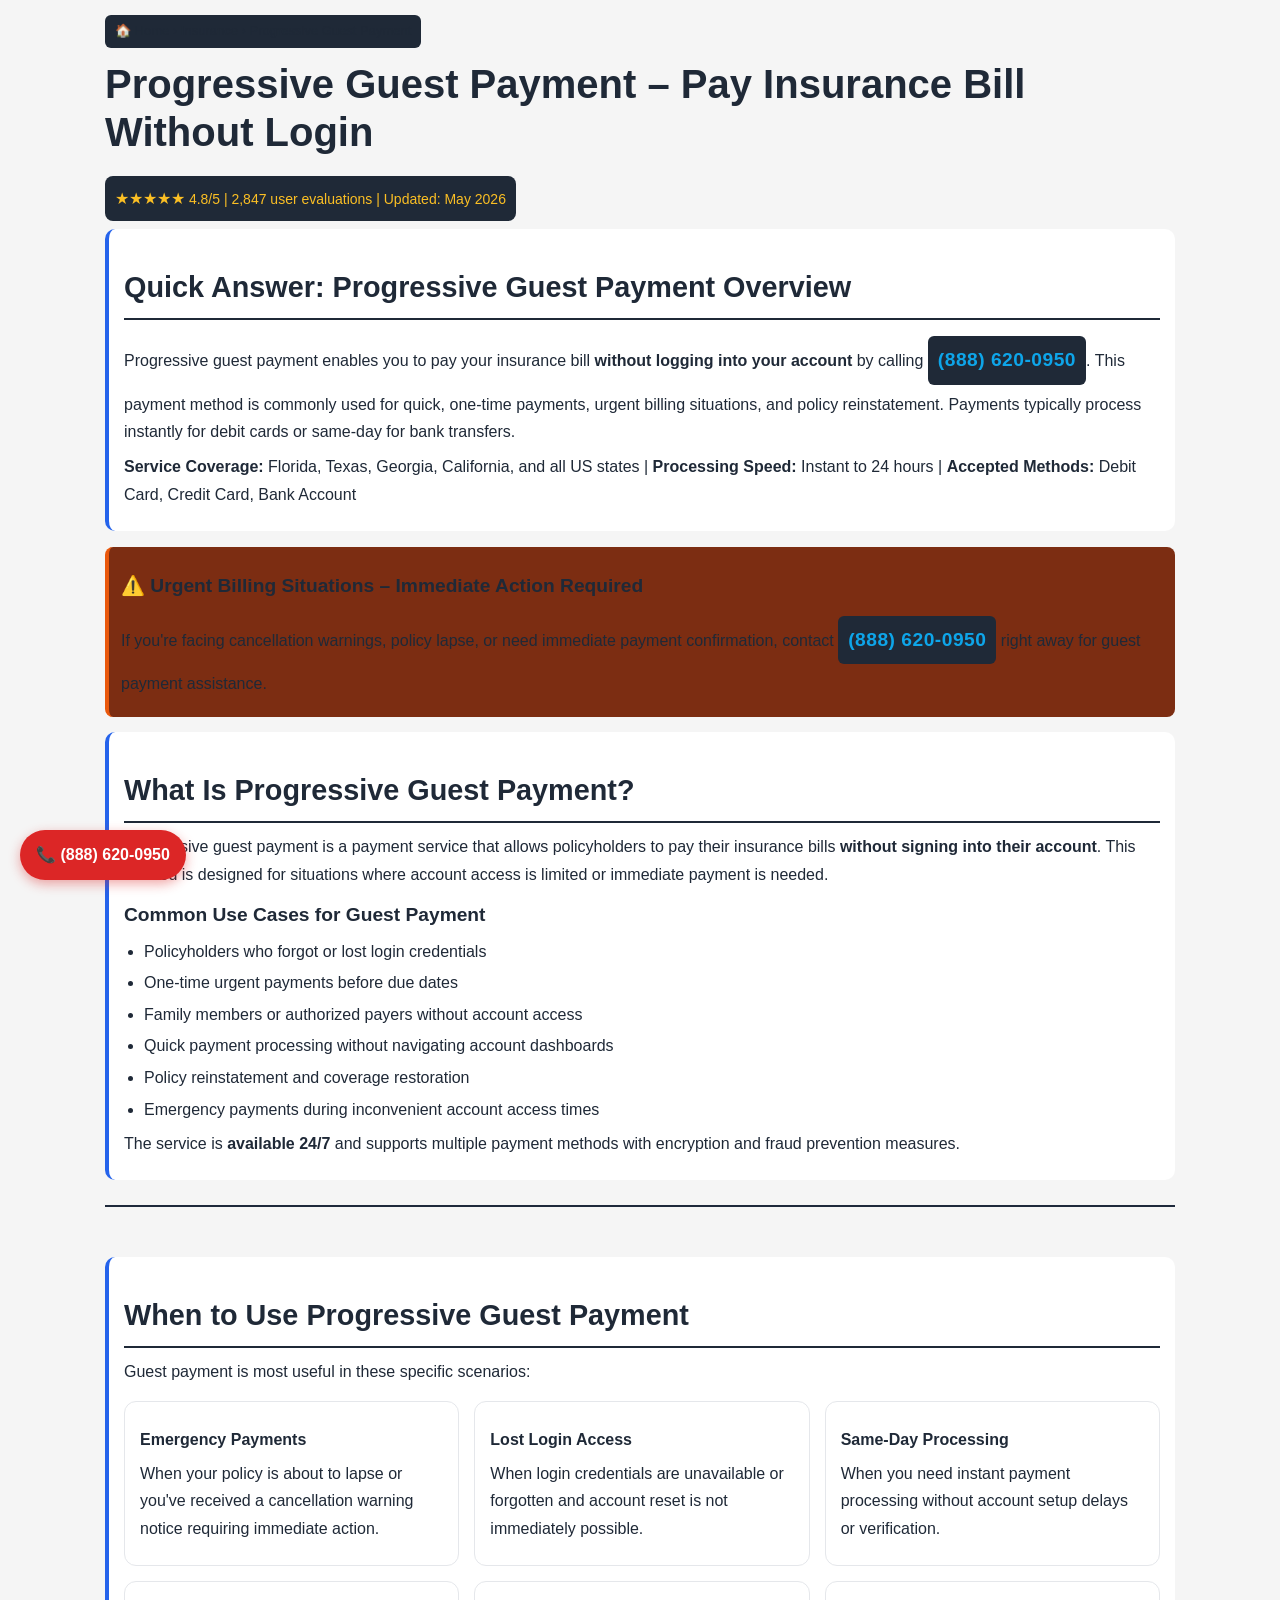
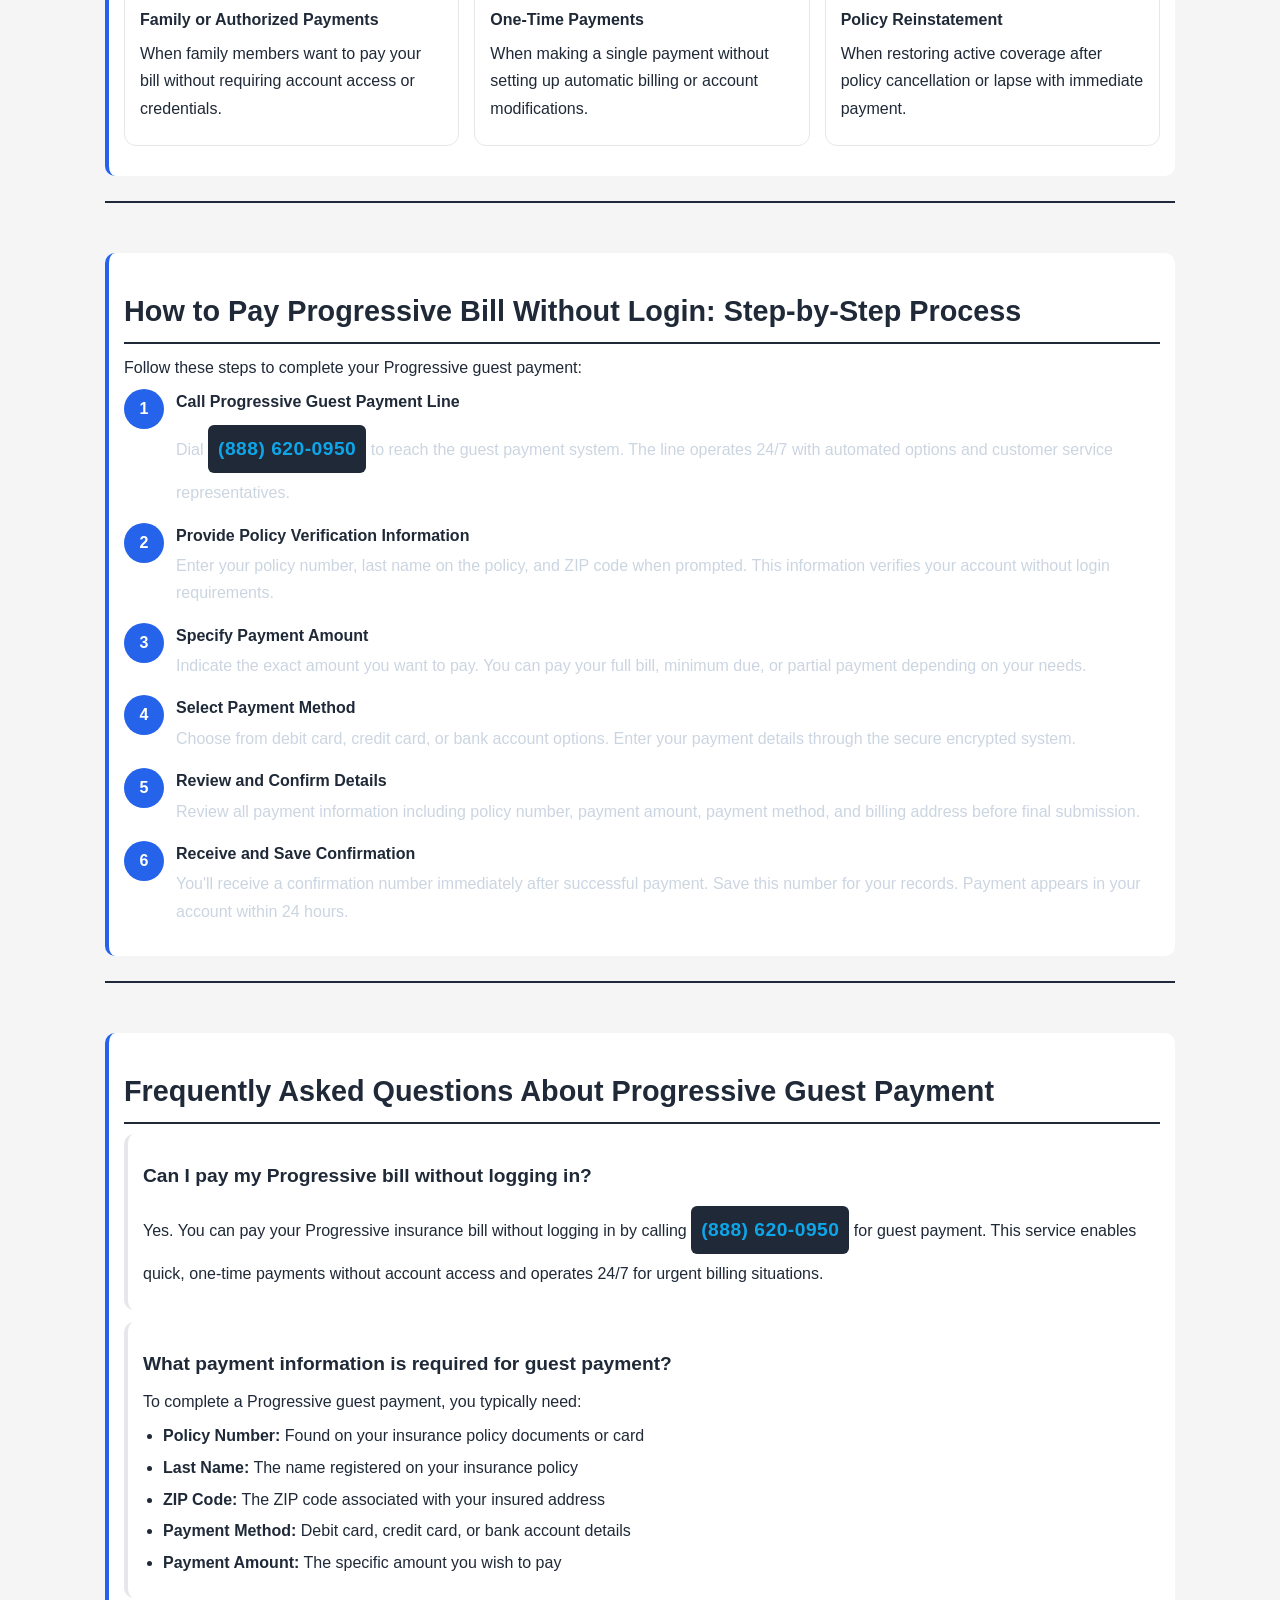
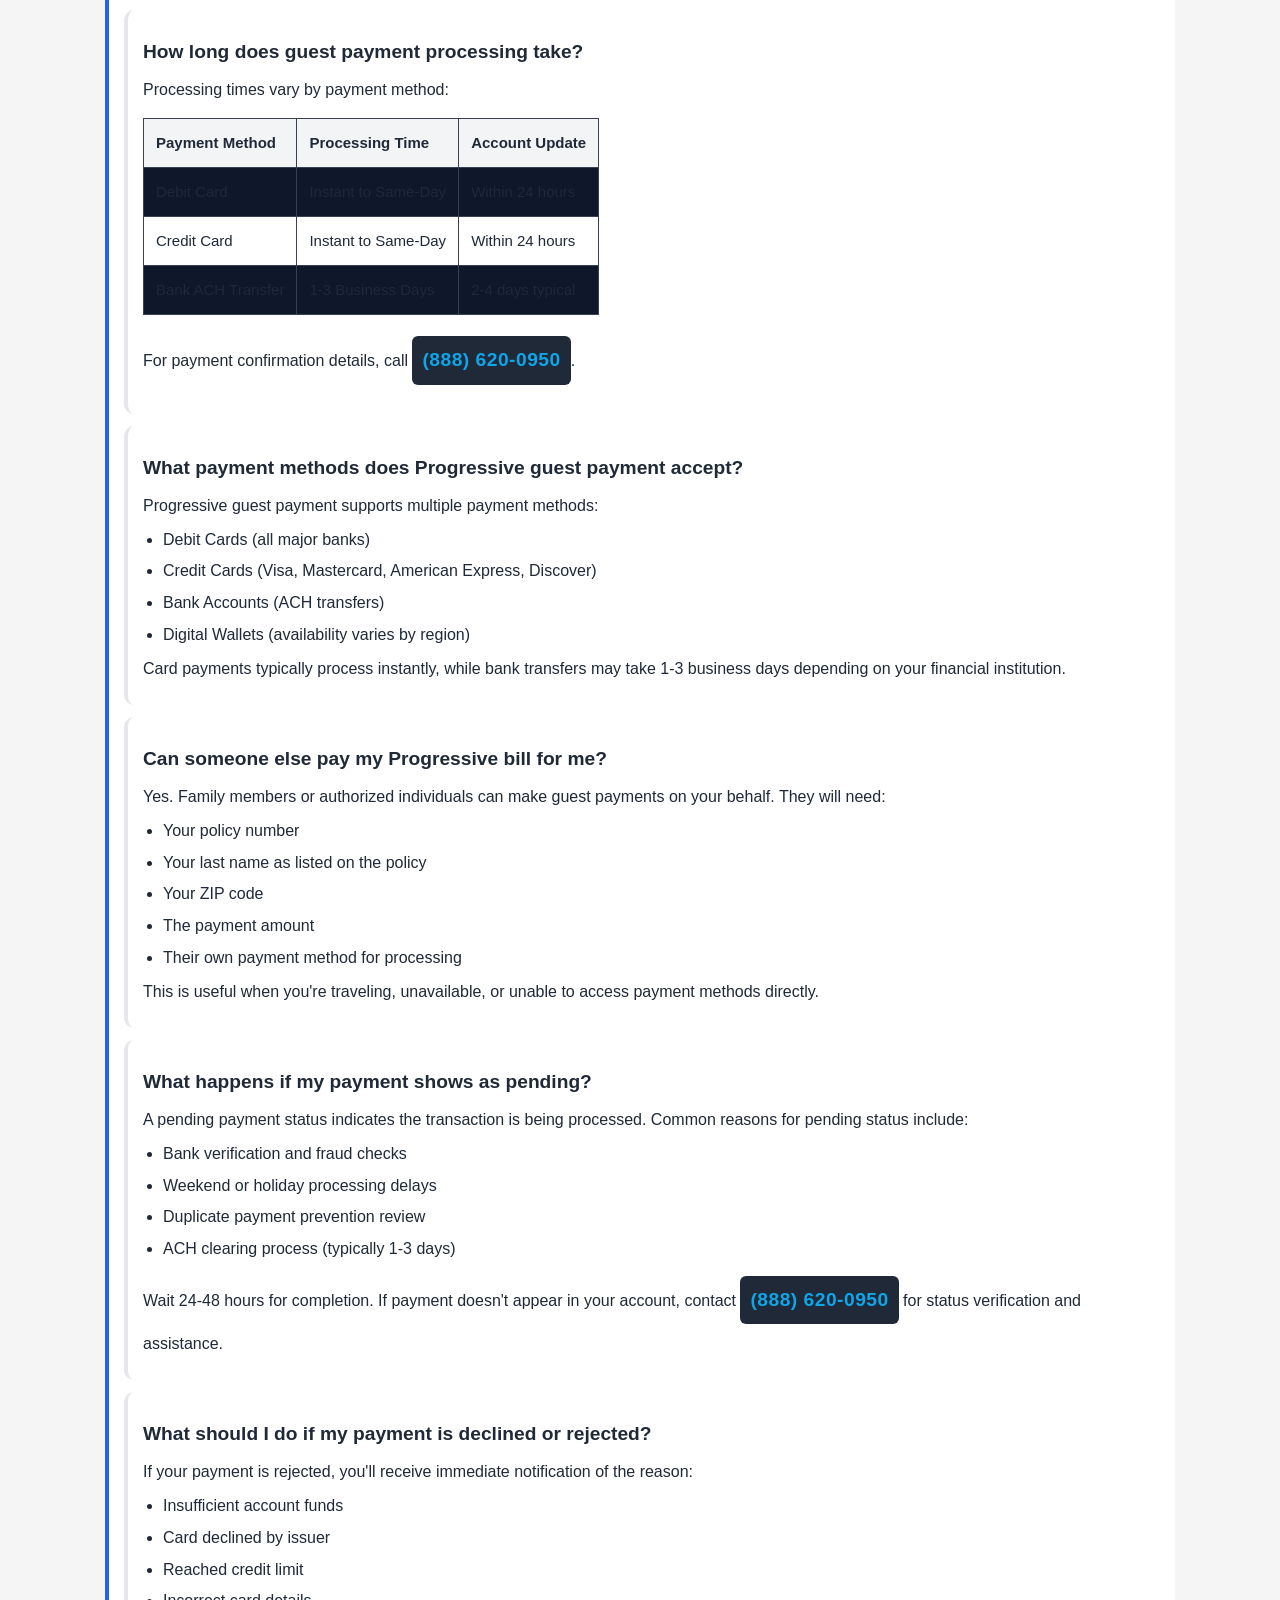
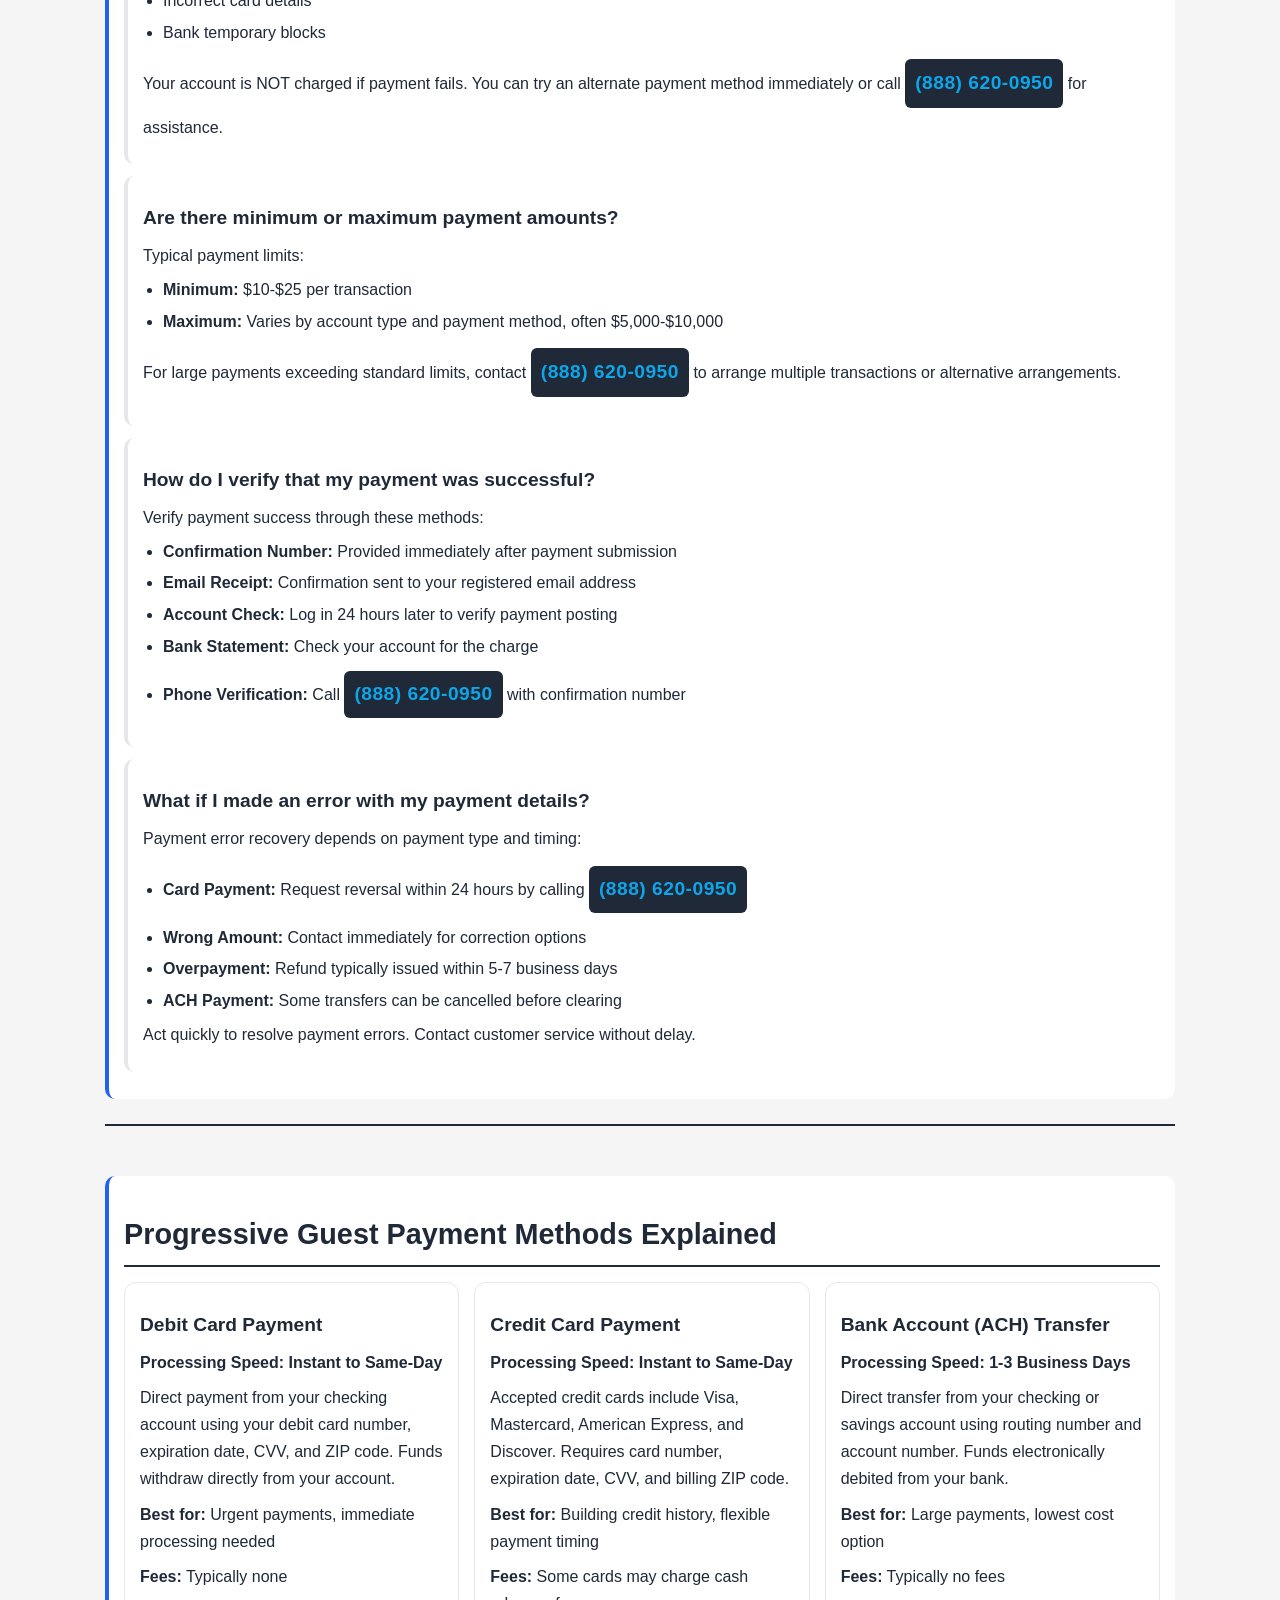
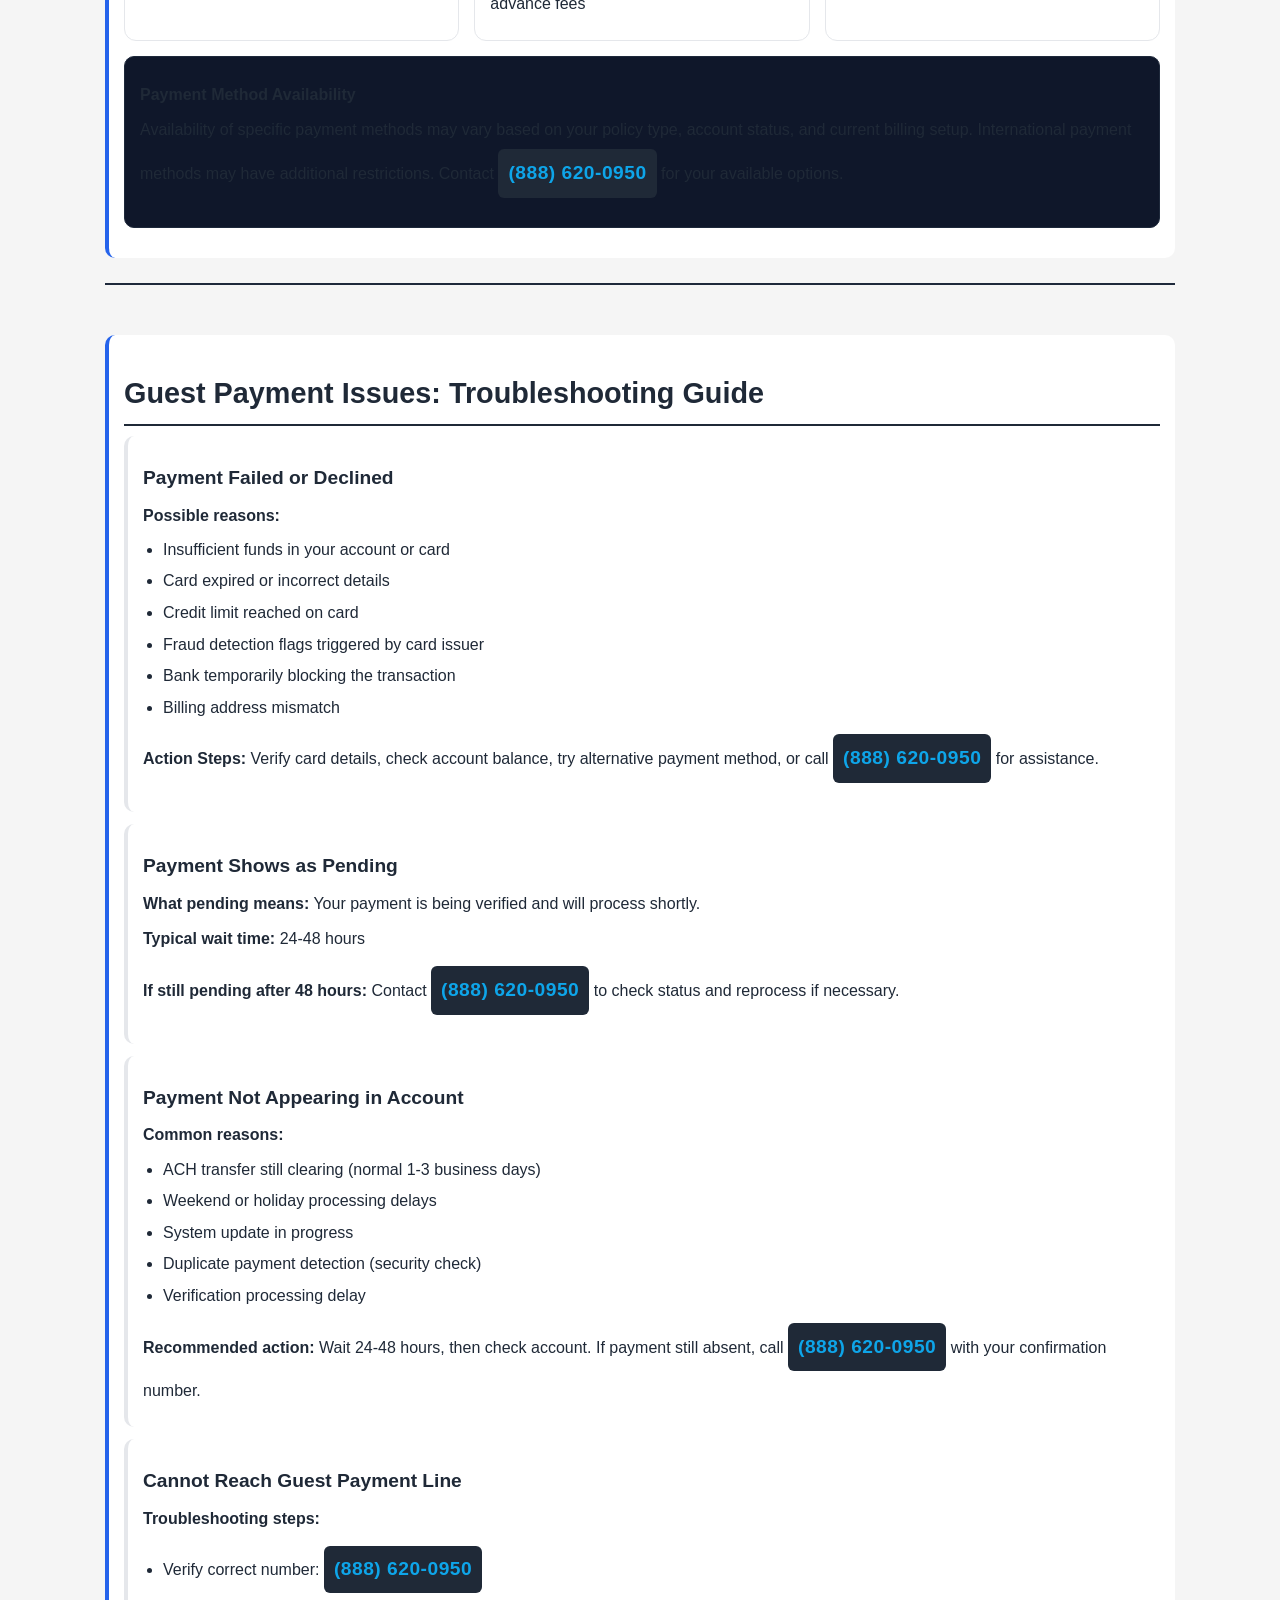
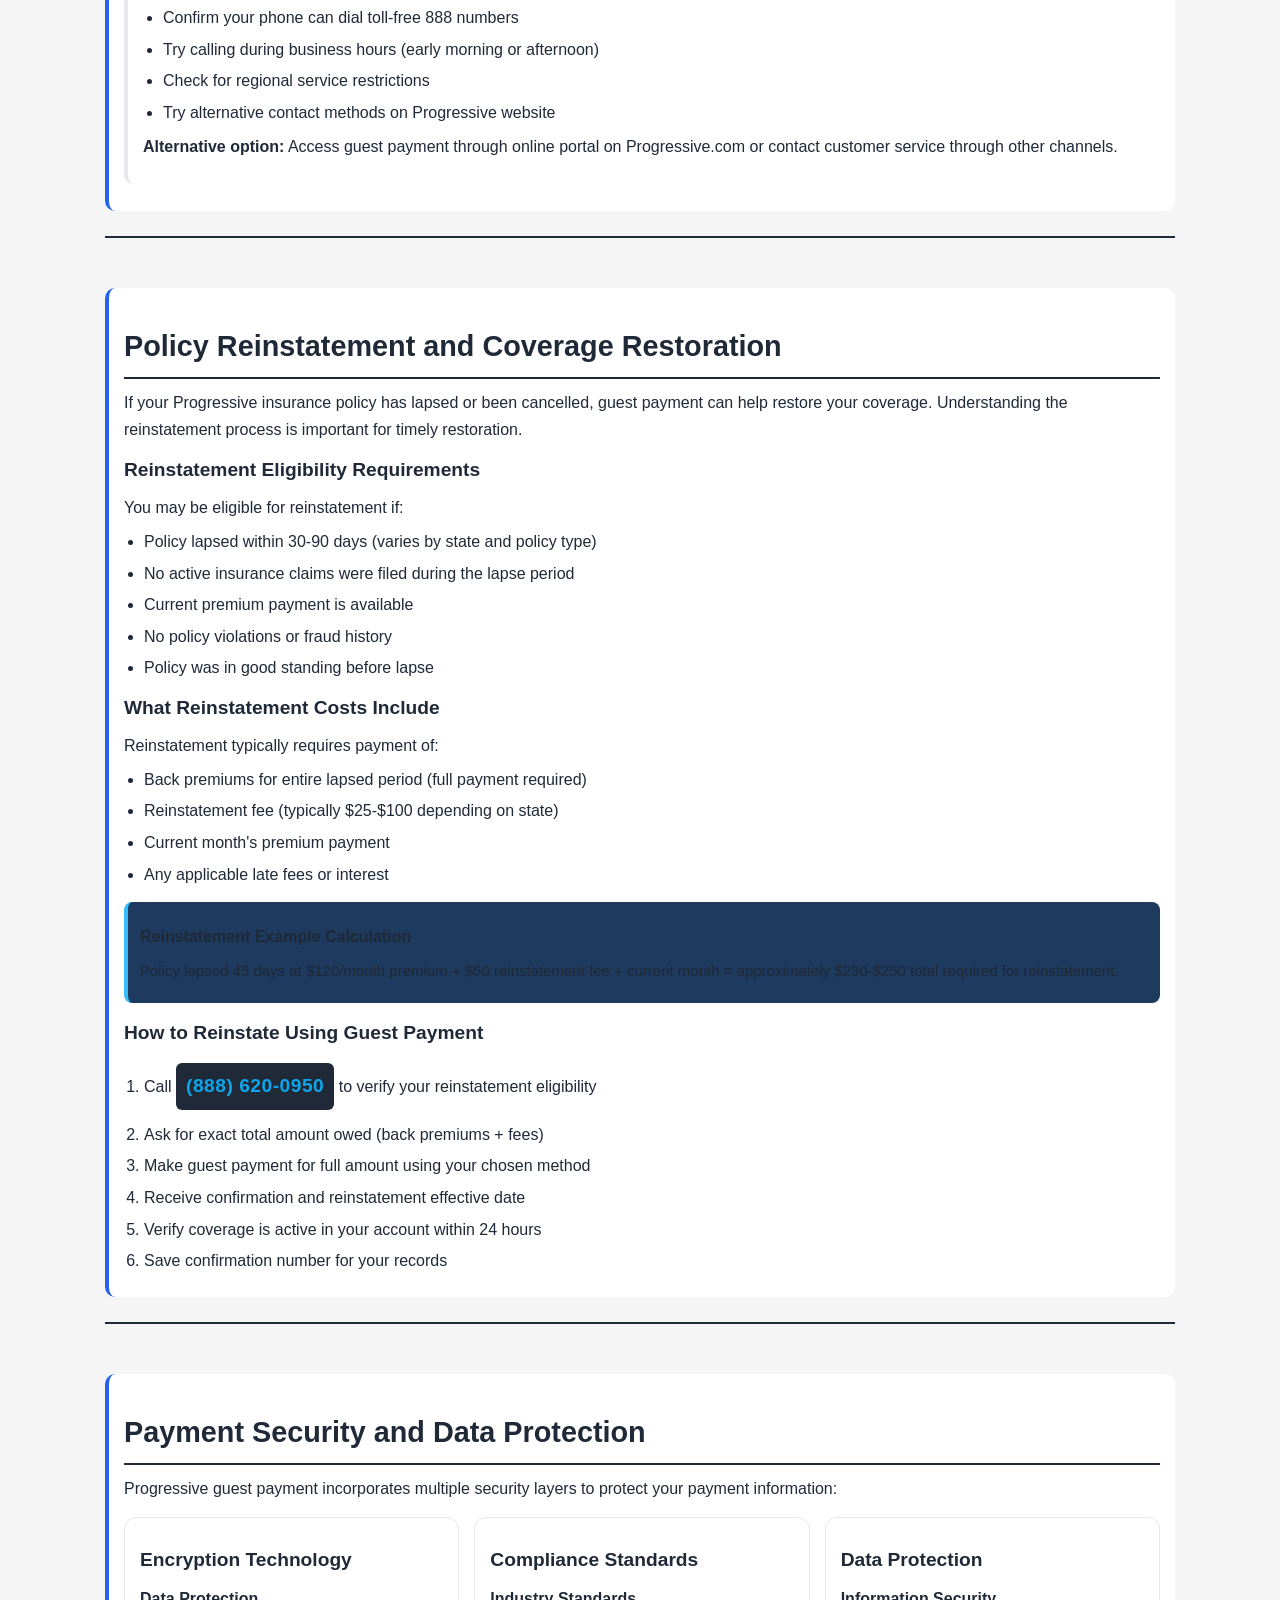
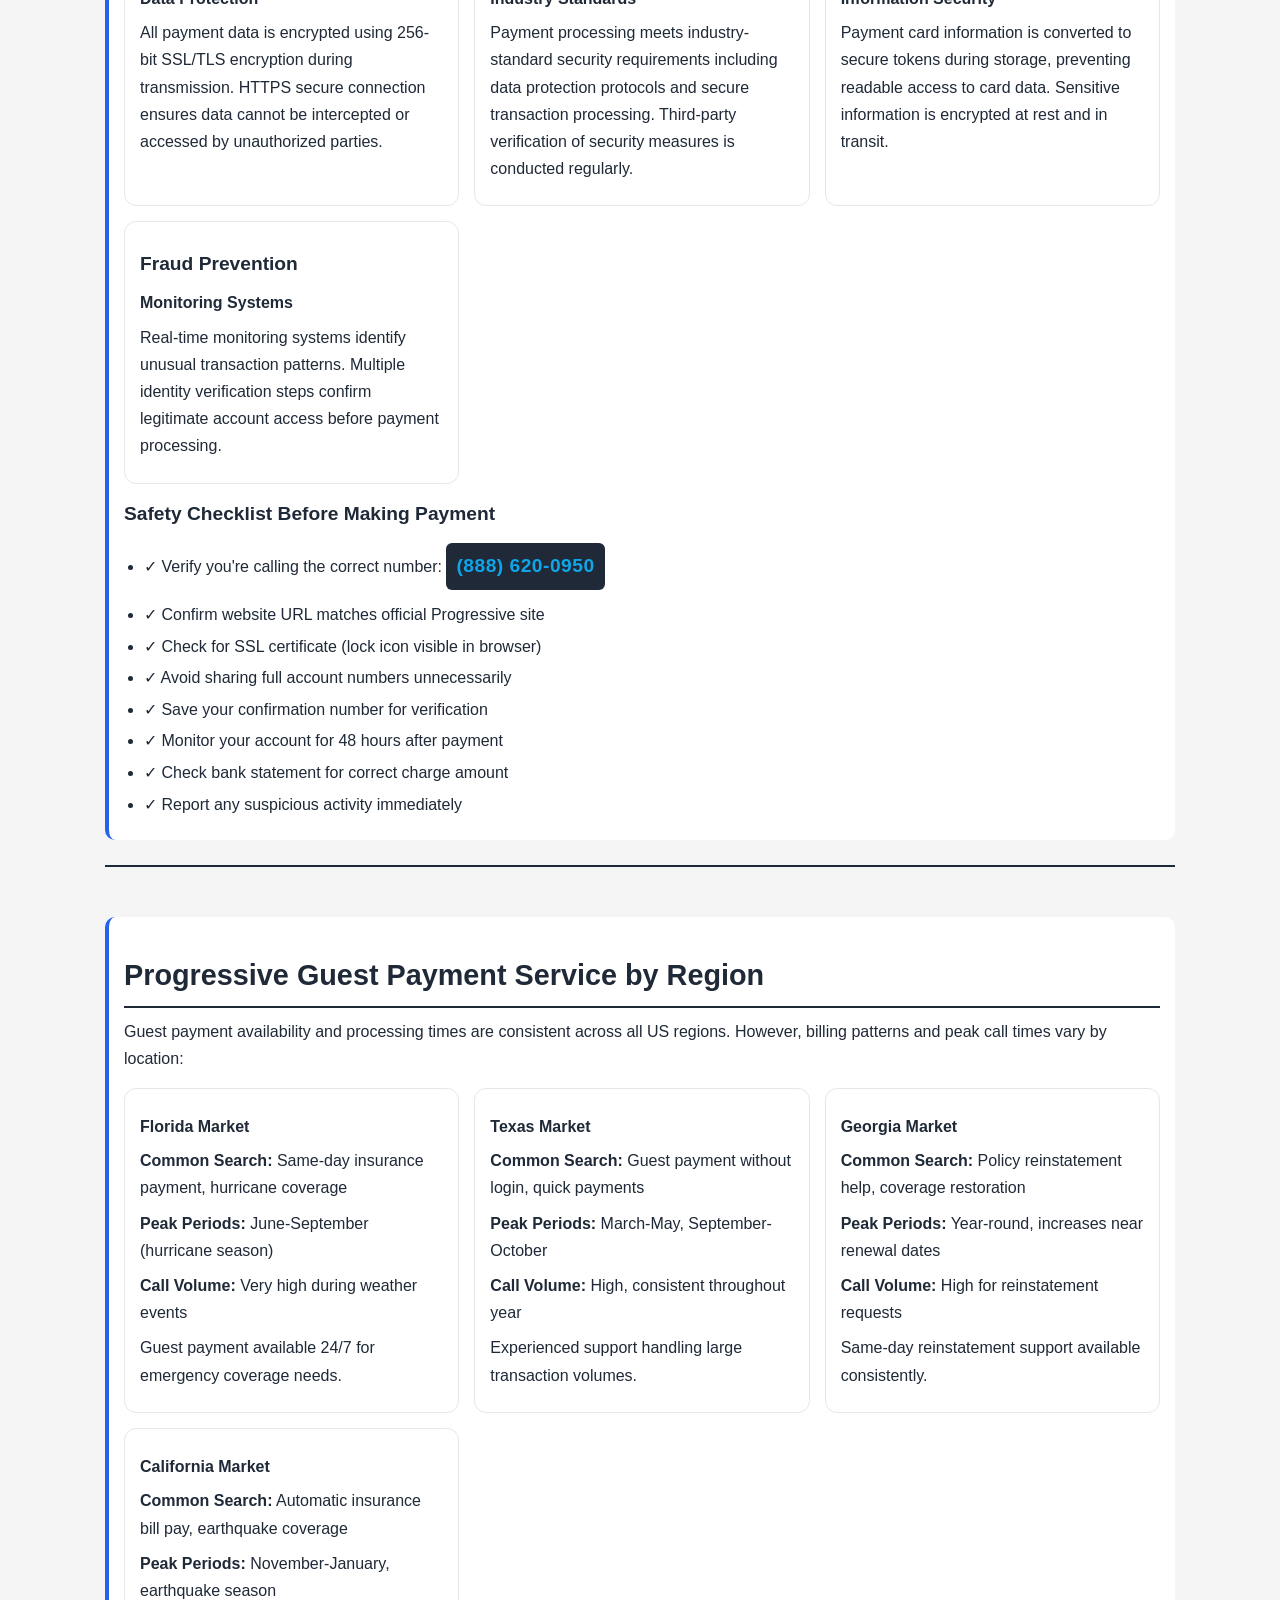
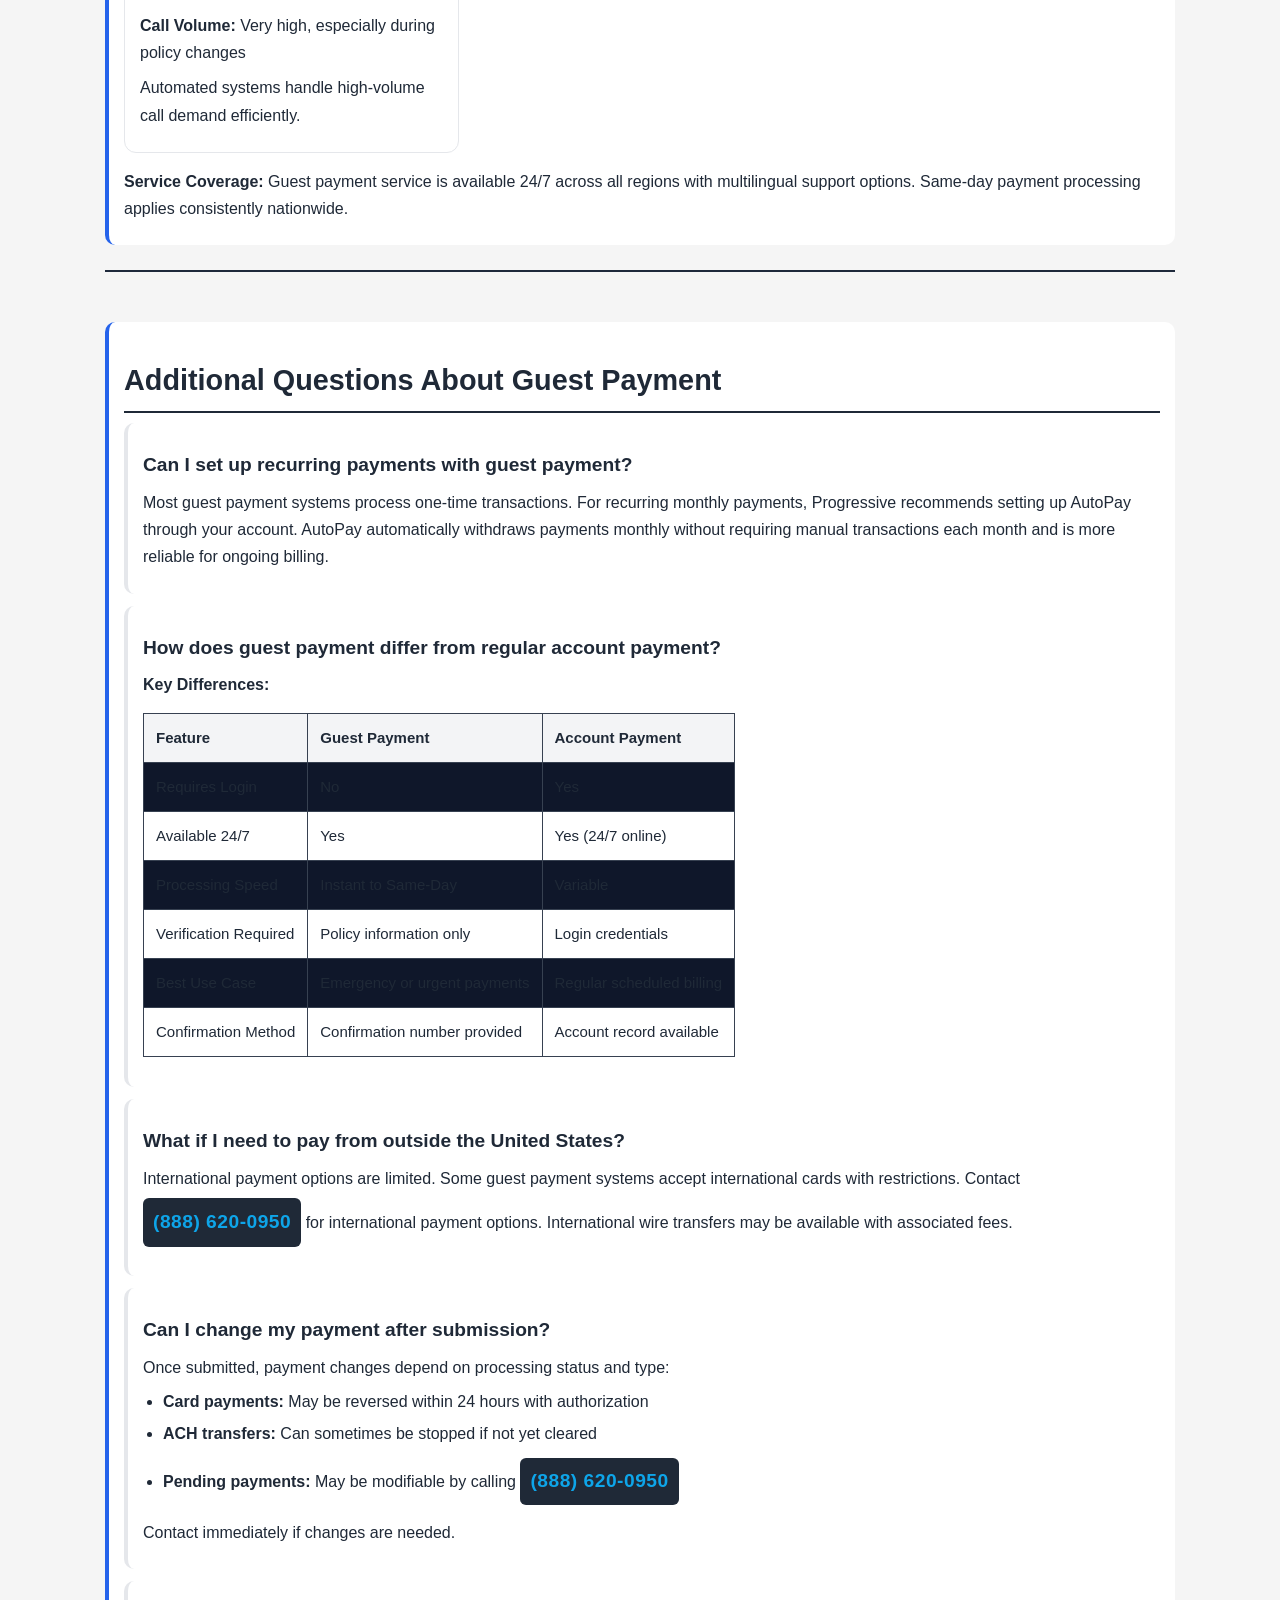
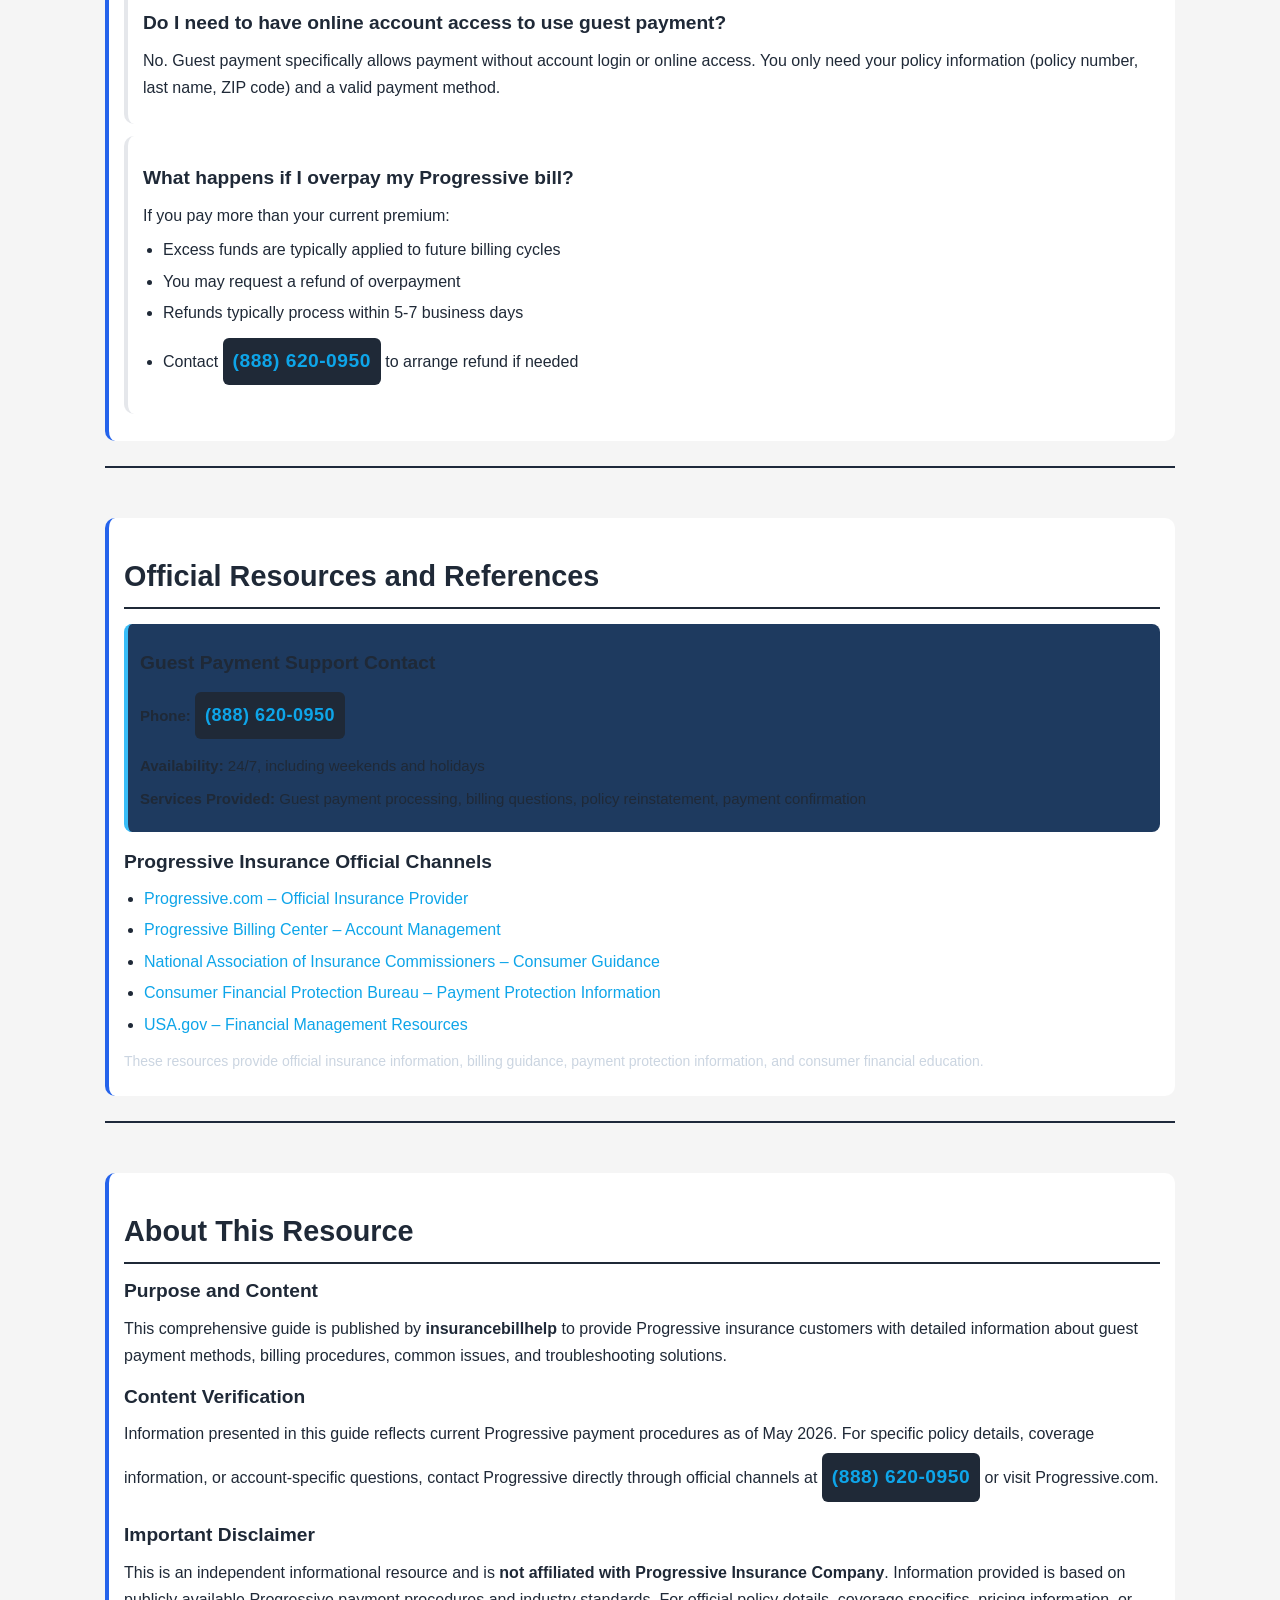
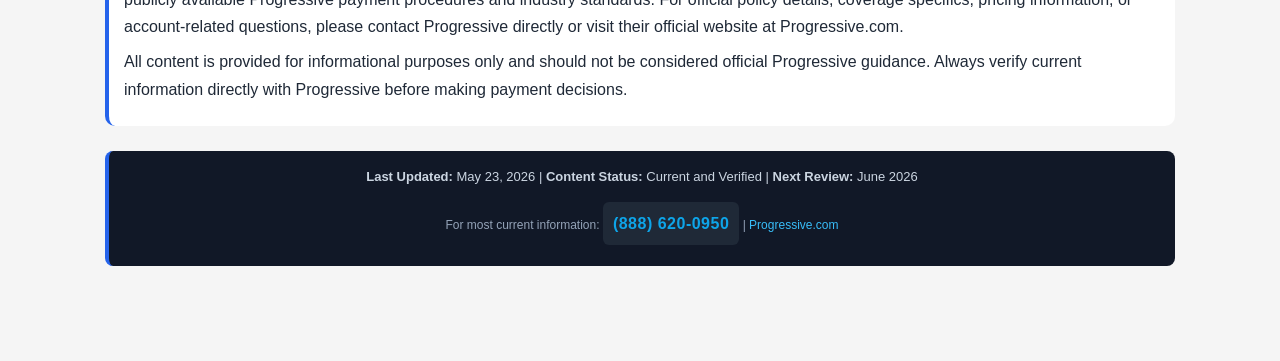
<file: index.html>
<!DOCTYPE html>
<html lang="en">
<head>
<meta charset="UTF-8">
  <meta name="google-site-verification" content="sBWLVglxV3uKBALDimcXYAtLov38XV7siIV-phYhMCI" />
<meta name="google-site-verification" content="9GxiXXgl8IHGsXKsqHJNRbUhGwKiGKTV47cFQ_Mvlko" />
<meta name="viewport" content="width=device-width, initial-scale=1.0, maximum-scale=5.0, user-scalable=yes">
<meta name="robots" content="index, follow, max-snippet:-1, max-image-preview:large, max-video-preview:-1">
<meta name="author" content="insurancebillhelp">
<meta name="publisher" content="insurancebillhelp">
<meta name="theme-color" content="#0b1220">
<meta name="googlebot" content="index, follow">
<meta name="bingbot" content="index, follow">
<meta name="format-detection" content="telephone=yes">

<title>Progressive Guest Payment – Pay Without Login | Call (888) 620-0950</title>

<meta name="description" content="Progressive guest payment lets you pay insurance bills without login. Call (888) 620-0950 for instant payments, same-day processing, policy reinstatement help, and billing support across Florida, Texas, Georgia & California.">

<meta name="keywords" content="progressive guest payment, progressive pay without login, progressive quick payment, guest payment number, progressive one time payment, progressive bill pay, insurance guest payment, progressive payment help, (888) 620-0950, progressive billing support, pay progressive bill, progressive insurance payment">

<meta property="og:title" content="Progressive Guest Payment – Pay Without Login | (888) 620-0950">
<meta property="og:description" content="Fast Progressive insurance payment without account login. Guest payment processing, policy reinstatement, same-day billing solutions.">
<meta property="og:type" content="website">
<meta property="og:url" content="https://insurancebillhelp.github.io/progressive-guest-payment-/">

<meta name="twitter:card" content="summary_large_image">
<meta name="twitter:title" content="Progressive Guest Payment Without Login">
<meta name="twitter:description" content="Call (888) 620-0950 for instant Progressive guest payment, billing support, and same-day insurance processing.">

<link rel="canonical" href="https://insurancebillhelp.github.io/progressive-guest-payment-/">
<link rel="icon" href="/favicon.png">

<script type="application/ld+json">
{
  "@context": "https://schema.org",
  "@type": "LocalBusiness",
  "name": "Progressive Insurance Guest Payment Help",
  "image": "https://insurancebillhelp.github.io/favicon.png",
  "description": "Progressive insurance guest payment service providing instant billing without login, policy reinstatement, same-day payment processing, and customer support.",
  "telephone": "(888) 620-0950",
  "contactPoint": {
    "@type": "ContactPoint",
    "contactType": "Customer Service",
    "telephone": "(888) 620-0950",
    "areaServed": ["US"],
    "availableLanguage": ["en"]
  },
  "areaServed": {
    "@type": "AdministrativeArea",
    "name": ["Florida", "Texas", "Georgia", "California"]
  },
  "aggregateRating": {
    "@type": "AggregateRating",
    "ratingValue": "4.8",
    "ratingCount": "2847",
    "bestRating": "5",
    "worstRating": "1"
  },
  "review": [
    {
      "@type": "Review",
      "reviewRating": {"@type": "Rating","ratingValue": "5"},
      "author": {"@type": "Person","name": "Sarah M."},
      "reviewBody": "Quick and easy guest payment. Processed instantly without login. Highly recommend for urgent payments."
    },
    {
      "@type": "Review",
      "reviewRating": {"@type": "Rating","ratingValue": "5"},
      "author": {"@type": "Person","name": "James R."},
      "reviewBody": "Same-day payment confirmed. Professional support team helped with policy reinstatement."
    },
    {
      "@type": "Review",
      "reviewRating": {"@type": "Rating","ratingValue": "4.8"},
      "author": {"@type": "Person","name": "Maria L."},
      "reviewBody": "Excellent service for last-minute insurance payments. No hassle, just instant processing."
    }
  ]
}
</script>

<script type="application/ld+json">
{
  "@context": "https://schema.org",
  "@type": "WebPage",
  "name": "Progressive Guest Payment – Learn How to Pay Without Login Step by Step",
  "description": "Complete guide to Progressive insurance guest payment without login, including steps, payment methods, same-day processing, policy reinstatement help, and billing support.",
  "url": "https://insurancebillhelp.github.io/progressive-guest-payment-/",
  "datePublished": "2026-05-01",
  "dateModified": "2026-05-23",
  "author": {"@type": "Organization","name": "insurancebillhelp"},
  "mainEntity": {"@type": "FAQPage","mainEntity": [
    {"@type": "Question","name": "Can I pay Progressive bill without logging in?","acceptedAnswer": {"@type": "Answer","text": "Yes, you can pay your Progressive insurance bill without logging in by calling (888) 620-0950 for instant guest payment. This service allows quick one-time payments without account access and is available 24/7 for urgent billing situations."}},
    {"@type": "Question","name": "What details are required for guest payment?","acceptedAnswer": {"@type": "Answer","text": "For Progressive guest payment, you typically need: policy number, last name on the policy, ZIP code of the insured address, and payment method (debit card, credit card, or bank account). These details are required to verify your policy and process the payment securely."}},
    {"@type": "Question","name": "Is guest payment safe?","acceptedAnswer": {"@type": "Answer","text": "Yes, Progressive guest payment is processed through secure, encrypted systems with industry-standard security protocols. Your payment information is protected through encryption and fraud prevention systems. Always verify you're using official Progressive channels before providing payment details."}},
    {"@type": "Question","name": "What is the fastest way to pay Progressive without login?","acceptedAnswer": {"@type": "Answer","text": "Guest payment is one of the fastest options since it does not require account access and can be completed in minutes. Debit card payments typically process instantly, while bank ACH transfers may take 1-3 business days. For immediate payment confirmation, call (888) 620-0950."}},
    {"@type": "Question","name": "Can I use debit or credit card for guest payment?","acceptedAnswer": {"@type": "Answer","text": "Yes, most Progressive guest payment options support debit cards, credit cards, or bank account payments. Card payments typically process instantly, while bank transfers may take 1-3 business days depending on your financial institution."}},
    {"@type": "Question","name": "Can someone else pay my Progressive bill?","acceptedAnswer": {"@type": "Answer","text": "Yes, family members or authorized users can make guest payments using the policy information. They will need the policy number, last name on the policy, and payment details to complete the transaction through guest payment services."}},
    {"@type": "Question","name": "How long does Progressive guest payment take to process?","acceptedAnswer": {"@type": "Answer","text": "Debit card guest payments typically process instantly to same-day. Bank ACH transfers usually take 1-3 business days. You should receive payment confirmation immediately after submission and can verify status by calling (888) 620-0950."}},
    {"@type": "Question","name": "What should I do if my payment shows as pending?","acceptedAnswer": {"@type": "Answer","text": "If your payment shows as pending, it may be undergoing bank verification, weekend processing, or duplicate payment checks. Wait 24-48 hours and check your account status. If not processed, contact (888) 620-0950 for assistance with confirmation or reprocessing."}},
    {"@type": "Question","name": "What happens if my payment is rejected?","acceptedAnswer": {"@type": "Answer","text": "If payment is rejected, you'll receive immediate notification of the reason (insufficient funds, card declined, etc.). The payment is NOT charged to your account, and you can try an alternate payment method immediately or contact (888) 620-0950 for assistance."}},
    {"@type": "Question","name": "Is there a minimum or maximum payment amount?","acceptedAnswer": {"@type": "Answer","text": "Typically, minimum payment is $10-$25, with maximum amounts varying based on your account type and payment method. For large payments exceeding standard limits, contact (888) 620-0950 to arrange multiple payments or special handling."}}
  ]}
}
</script>

<script type="application/ld+json">
{
  "@context": "https://schema.org",
  "@type": "HowTo",
  "name": "How To Make A Progressive Guest Payment Without Login",
  "description": "Step-by-step guide to make a Progressive insurance guest payment instantly without logging into your account. Includes payment methods and confirmation process.",
  "image": "https://insurancebillhelp.github.io/favicon.png",
  "estimatedCost": {"@type": "PriceSpecification","priceCurrency": "USD","price": "0"},
  "prepTime": "PT5M",
  "totalTime": "PT10M",
  "step": [
    {"@type": "HowToStep","position": "1","name": "Call Progressive Guest Payment Line","text": "Dial (888) 620-0950 to reach the Progressive guest payment system. The line is available 24/7 for payment assistance without login requirements."},
    {"@type": "HowToStep","position": "2","name": "Provide Policy Information","text": "Enter your policy number, last name on the policy, and ZIP code. This information verifies your account without requiring login credentials."},
    {"@type": "HowToStep","position": "3","name": "Select Payment Method","text": "Choose from available payment options: debit card, credit card, or bank account. Enter your payment method details through the secure payment system."},
    {"@type": "HowToStep","position": "4","name": "Enter Payment Amount","text": "Specify the exact amount you want to pay. You can pay your full bill, partial amount, or other payment arrangements."},
    {"@type": "HowToStep","position": "5","name": "Review and Confirm","text": "Review all payment details including policy number, amount, payment method, and billing information. Confirm the payment submission."},
    {"@type": "HowToStep","position": "6","name": "Save Confirmation","text": "You will receive a confirmation number after successful payment. Save this number for your records. Payment should appear in your account within 24 hours."}
  ]
}
</script>

<script type="application/ld+json">
{
  "@context": "https://schema.org",
  "@type": "Service",
  "name": "Progressive Insurance Guest Payment Service",
  "description": "Guest payment service for Progressive insurance policies without login, offering instant payment processing, same-day confirmation, and policy reinstatement assistance.",
  "serviceType": "Insurance Payment Service",
  "provider": {"@type": "LocalBusiness","name": "Progressive Insurance Guest Payment Help","telephone": "(888) 620-0950"},
  "areaServed": {"@type": "AdministrativeArea","name": ["Florida", "Texas", "Georgia", "California", "United States"]},
  "availableChannel": {"@type": "ServiceChannel","serviceUrl": "https://insurancebillhelp.github.io/progressive-guest-payment-/","servicePhone": "(888) 620-0950"},
  "offers": [
    {"@type": "Offer","name": "Instant Guest Payment","description": "Same-day payment processing without account login","price": "0","priceCurrency": "USD"},
    {"@type": "Offer","name": "Policy Reinstatement Help","description": "Assistance with policy reinstatement and coverage restoration","price": "0","priceCurrency": "USD"},
    {"@type": "Offer","name": "Billing Support","description": "24/7 customer support for billing questions and payment verification","price": "0","priceCurrency": "USD"}
  ]
}
</script>

<style>
*{box-sizing:border-box}
html{scroll-behavior:smooth}
body{background:#0b1220;color:#e2e8f0;font-family:-apple-system,BlinkMacSystemFont,'Segoe UI','Roboto','Oxygen','Ubuntu','Cantarell','Fira Sans','Droid Sans','Helvetica Neue',sans-serif;margin:0;line-height:1.6;font-size:16px}
.container{max-width:1100px;margin:0 auto;padding:15px}
@media(max-width:768px){
  .container{padding:12px}
  body{font-size:15px}
}
@media(max-width:480px){
  .container{padding:10px}
  body{font-size:14px}
}
.box{background:#111827;padding:15px;border-radius:10px;margin-bottom:16px;border-left:4px solid #2563eb}
@media(max-width:768px){
  .box{padding:12px;margin-bottom:12px;border-radius:8px}
}
h1{font-size:clamp(1.8rem,5vw,2.5rem);color:#fff;margin:0 0 12px 0;line-height:1.2}
h2{font-size:clamp(1.4rem,4vw,1.8rem);color:#fff;margin:20px 0 10px 0;border-bottom:2px solid #1f2937;padding-bottom:8px}
@media(max-width:768px){
  h2{margin:15px 0 8px 0;padding-bottom:6px}
}
h3{font-size:clamp(1rem,3vw,1.2rem);color:#38bdf8;margin:12px 0 8px 0}
h4{font-size:clamp(0.95rem,2.5vw,1rem);color:#cbd5e1;margin:10px 0 6px 0}
h5{font-size:0.9rem;color:#94a3b8;margin:8px 0 5px 0}
p{margin:8px 0;line-height:1.7}
a{color:#38bdf8;text-decoration:none;transition:color 0.3s ease}
a:hover{color:#0ea5e9;text-decoration:underline}
a:focus{outline:2px solid #0ea5e9;outline-offset:2px}
.call{position:fixed;bottom:20px;left:20px;right:20px;background:#dc2626;color:#fff;padding:12px 16px;border-radius:50px;font-weight:600;z-index:999;box-shadow:0 4px 12px rgba(220,38,38,0.4);transition:all 0.3s;text-align:center;max-width:200px;margin:0 auto;left:50%;transform:translateX(-50%)}
@media(min-width:768px){
  .call{bottom:20px;left:20px;right:auto;transform:none;max-width:auto;text-align:left;margin:0}
}
.call:hover{background:#991b1b;padding:12px 20px;box-shadow:0 6px 16px rgba(220,38,38,0.6)}
.call:focus{outline:2px solid #fff;outline-offset:2px}
.badge{font-size:clamp(12px,2vw,13px);background:#1f2937;padding:6px 10px;border-radius:6px;display:inline-block;margin-bottom:12px;word-break:break-word}
.rating{color:#fbbf24;font-size:clamp(13px,2vw,14px);margin:8px 0;padding:10px;background:#1f2937;border-radius:8px;display:inline-block}
.stars{color:#fbbf24;font-size:clamp(14px,2vw,16px)}
table{width:100%;border-collapse:collapse;margin:15px 0;font-size:clamp(13px,2vw,15px);overflow-x:auto;display:block}
@media(max-width:768px){
  table{font-size:13px}
  table th,table td{padding:8px}
}
table th,table td{border:1px solid #374151;padding:12px;text-align:left}
table th{background:#1f2937;font-weight:600;color:#fff}
table tr:nth-child(even){background:#0f172a}
.highlight{background:#1e3a5f;padding:12px;border-left:4px solid #38bdf8;border-radius:8px;margin:15px 0;font-size:clamp(14px,2vw,15px)}
@media(max-width:768px){
  .highlight{padding:10px;margin:12px 0}
}
.urgent{background:#7c2d12;padding:12px;border-left:4px solid #ea580c;border-radius:8px;margin:15px 0}
@media(max-width:768px){
  .urgent{padding:10px;margin:12px 0}
}
.success{background:#064e3b;padding:12px;border-left:4px solid #10b981;border-radius:8px;margin:15px 0}
.info-box{background:#0f172a;padding:15px;border-radius:10px;border:1px solid #1e293b;margin:15px 0}
@media(max-width:768px){
  .info-box{padding:12px;margin:12px 0}
}
ul,ol{margin:8px 0;padding-left:20px}
@media(max-width:480px){
  ul,ol{padding-left:18px;margin:6px 0}
}
li{margin:6px 0;line-height:1.6}
.grid{display:grid;grid-template-columns:repeat(auto-fit,minmax(clamp(150px,100%,280px),1fr));gap:15px;margin:15px 0}
@media(max-width:768px){
  .grid{gap:12px;grid-template-columns:repeat(auto-fit,minmax(160px,1fr))}
}
@media(max-width:480px){
  .grid{gap:10px;grid-template-columns:1fr}
}
.grid-item{background:#111827;padding:15px;border-radius:12px;border:1px solid #1f2937;transition:transform 0.3s;-webkit-tap-highlight-color:transparent}
@media(max-width:768px){
  .grid-item{padding:12px;border-radius:10px}
}
.grid-item:hover{transform:translateY(-5px);border-color:#2563eb}
.faq-item{background:#111827;padding:15px;border-radius:10px;margin-bottom:12px;border-left:4px solid #2563eb}
@media(max-width:768px){
  .faq-item{padding:12px;margin-bottom:10px}
}
.phone-number{font-size:clamp(1rem,2.5vw,1.2em);font-weight:700;color:#0ea5e9;letter-spacing:0.5px;background:#1f2937;padding:8px 10px;border-radius:6px;display:inline-block;margin:6px 0;white-space:nowrap}
@media(max-width:480px){
  .phone-number{font-size:1rem}
}
.step-box{display:flex;align-items:flex-start;margin-bottom:16px;gap:12px}
@media(max-width:768px){
  .step-box{margin-bottom:12px;gap:10px}
}
.step-number{background:#2563eb;color:#fff;width:40px;height:40px;min-width:40px;border-radius:50%;display:flex;align-items:center;justify-content:center;font-weight:700;font-size:16px;flex-shrink:0}
@media(max-width:480px){
  .step-number{width:36px;height:36px;font-size:14px}
}
.step-content{flex:1;min-width:0}
.step-content h4{margin:0 0 4px 0;word-break:break-word}
.step-content p{margin:4px 0 0 0;color:#cbd5e1}
.section-divider{border-top:2px solid #1e293b;margin:25px 0;padding-top:25px}
@media(max-width:768px){
  .section-divider{margin:20px 0;padding-top:20px}
}
section{display:block}
article{display:block}
@media(max-width:768px){
  .grid-item h3{font-size:clamp(1rem,3vw,1.1rem)}
}
img{max-width:100%;height:auto;display:block}
button,input,select,textarea{font:inherit;color:inherit}
@media(prefers-reduced-motion:reduce){
  *{animation-duration:0.01ms !important;animation-iteration-count:1 !important;transition-duration:0.01ms !important}
}
@media(prefers-color-scheme:light){
  body{background:#f5f5f5;color:#1f2937}
  .box,.grid-item,.faq-item{background:#fff;border-color:#e5e7eb}
  .box{border-left-color:#2563eb}
  h1,h2,h3,h4,h5{color:#1f2937}
  a{color:#0ea5e9}
  table th{background:#f3f4f6;color:#1f2937}
}
</style>

</head>

<body>

<a href="tel:+18886200950" class="call">📞 (888) 620-0950</a>

<div class="container">

<div class="badge">🏠 Home › Insurance › Progressive Guest Payment</div>

<h1>Progressive Guest Payment – Pay Insurance Bill Without Login</h1>

<div class="rating">
<span class="stars">★★★★★</span> 4.8/5 | 2,847 user evaluations | Updated: May 2026
</div>

<section class="box">
<h2>Quick Answer: Progressive Guest Payment Overview</h2>
<p>
Progressive guest payment enables you to pay your insurance bill <strong>without logging into your account</strong> by calling <span class="phone-number">(888) 620-0950</span>. This payment method is commonly used for quick, one-time payments, urgent billing situations, and policy reinstatement. Payments typically process instantly for debit cards or same-day for bank transfers.
</p>
<p>
<strong>Service Coverage:</strong> Florida, Texas, Georgia, California, and all US states | <strong>Processing Speed:</strong> Instant to 24 hours | <strong>Accepted Methods:</strong> Debit Card, Credit Card, Bank Account
</p>
</section>

<div class="urgent">
<h3>⚠️ Urgent Billing Situations – Immediate Action Required</h3>
<p>
If you're facing cancellation warnings, policy lapse, or need immediate payment confirmation, contact <span class="phone-number">(888) 620-0950</span> right away for guest payment assistance.
</p>
</div>

<section class="box">
<h2>What Is Progressive Guest Payment?</h2>
<p>
Progressive guest payment is a payment service that allows policyholders to pay their insurance bills <strong>without signing into their account</strong>. This method is designed for situations where account access is limited or immediate payment is needed.
</p>

<h3>Common Use Cases for Guest Payment</h3>
<ul>
<li>Policyholders who forgot or lost login credentials</li>
<li>One-time urgent payments before due dates</li>
<li>Family members or authorized payers without account access</li>
<li>Quick payment processing without navigating account dashboards</li>
<li>Policy reinstatement and coverage restoration</li>
<li>Emergency payments during inconvenient account access times</li>
</ul>

<p>
The service is <strong>available 24/7</strong> and supports multiple payment methods with encryption and fraud prevention measures.
</p>
</section>

<div class="section-divider"></div>

<section class="box">
<h2>When to Use Progressive Guest Payment</h2>
<p>
Guest payment is most useful in these specific scenarios:
</p>

<div class="grid">
<div class="grid-item">
<h4>Emergency Payments</h4>
<p>When your policy is about to lapse or you've received a cancellation warning notice requiring immediate action.</p>
</div>
<div class="grid-item">
<h4>Lost Login Access</h4>
<p>When login credentials are unavailable or forgotten and account reset is not immediately possible.</p>
</div>
<div class="grid-item">
<h4>Same-Day Processing</h4>
<p>When you need instant payment processing without account setup delays or verification.</p>
</div>
<div class="grid-item">
<h4>Family or Authorized Payments</h4>
<p>When family members want to pay your bill without requiring account access or credentials.</p>
</div>
<div class="grid-item">
<h4>One-Time Payments</h4>
<p>When making a single payment without setting up automatic billing or account modifications.</p>
</div>
<div class="grid-item">
<h4>Policy Reinstatement</h4>
<p>When restoring active coverage after policy cancellation or lapse with immediate payment.</p>
</div>
</div>
</section>

<div class="section-divider"></div>

<section class="box">
<h2>How to Pay Progressive Bill Without Login: Step-by-Step Process</h2>

<p>
Follow these steps to complete your Progressive guest payment:
</p>

<div class="step-box">
<div class="step-number">1</div>
<div class="step-content">
<h4>Call Progressive Guest Payment Line</h4>
<p>Dial <span class="phone-number">(888) 620-0950</span> to reach the guest payment system. The line operates 24/7 with automated options and customer service representatives.</p>
</div>
</div>

<div class="step-box">
<div class="step-number">2</div>
<div class="step-content">
<h4>Provide Policy Verification Information</h4>
<p>Enter your policy number, last name on the policy, and ZIP code when prompted. This information verifies your account without login requirements.</p>
</div>
</div>

<div class="step-box">
<div class="step-number">3</div>
<div class="step-content">
<h4>Specify Payment Amount</h4>
<p>Indicate the exact amount you want to pay. You can pay your full bill, minimum due, or partial payment depending on your needs.</p>
</div>
</div>

<div class="step-box">
<div class="step-number">4</div>
<div class="step-content">
<h4>Select Payment Method</h4>
<p>Choose from debit card, credit card, or bank account options. Enter your payment details through the secure encrypted system.</p>
</div>
</div>

<div class="step-box">
<div class="step-number">5</div>
<div class="step-content">
<h4>Review and Confirm Details</h4>
<p>Review all payment information including policy number, payment amount, payment method, and billing address before final submission.</p>
</div>
</div>

<div class="step-box">
<div class="step-number">6</div>
<div class="step-content">
<h4>Receive and Save Confirmation</h4>
<p>You'll receive a confirmation number immediately after successful payment. Save this number for your records. Payment appears in your account within 24 hours.</p>
</div>
</div>

</section>

<div class="section-divider"></div>

<section class="box">
<h2>Frequently Asked Questions About Progressive Guest Payment</h2>

<div class="faq-item">
<h3>Can I pay my Progressive bill without logging in?</h3>
<p>
Yes. You can pay your Progressive insurance bill without logging in by calling <span class="phone-number">(888) 620-0950</span> for guest payment. This service enables quick, one-time payments without account access and operates 24/7 for urgent billing situations.
</p>
</div>

<div class="faq-item">
<h3>What payment information is required for guest payment?</h3>
<p>
To complete a Progressive guest payment, you typically need:
</p>
<ul>
<li><strong>Policy Number:</strong> Found on your insurance policy documents or card</li>
<li><strong>Last Name:</strong> The name registered on your insurance policy</li>
<li><strong>ZIP Code:</strong> The ZIP code associated with your insured address</li>
<li><strong>Payment Method:</strong> Debit card, credit card, or bank account details</li>
<li><strong>Payment Amount:</strong> The specific amount you wish to pay</li>
</ul>
</div>

<div class="faq-item">
<h3>How long does guest payment processing take?</h3>
<p>
Processing times vary by payment method:
</p>
<table>
<tr>
<th>Payment Method</th>
<th>Processing Time</th>
<th>Account Update</th>
</tr>
<tr>
<td>Debit Card</td>
<td>Instant to Same-Day</td>
<td>Within 24 hours</td>
</tr>
<tr>
<td>Credit Card</td>
<td>Instant to Same-Day</td>
<td>Within 24 hours</td>
</tr>
<tr>
<td>Bank ACH Transfer</td>
<td>1-3 Business Days</td>
<td>2-4 days typical</td>
</tr>
</table>
<p>
For payment confirmation details, call <span class="phone-number">(888) 620-0950</span>.
</p>
</div>

<div class="faq-item">
<h3>What payment methods does Progressive guest payment accept?</h3>
<p>
Progressive guest payment supports multiple payment methods:
</p>
<ul>
<li>Debit Cards (all major banks)</li>
<li>Credit Cards (Visa, Mastercard, American Express, Discover)</li>
<li>Bank Accounts (ACH transfers)</li>
<li>Digital Wallets (availability varies by region)</li>
</ul>
<p>
Card payments typically process instantly, while bank transfers may take 1-3 business days depending on your financial institution.
</p>
</div>

<div class="faq-item">
<h3>Can someone else pay my Progressive bill for me?</h3>
<p>
Yes. Family members or authorized individuals can make guest payments on your behalf. They will need:
</p>
<ul>
<li>Your policy number</li>
<li>Your last name as listed on the policy</li>
<li>Your ZIP code</li>
<li>The payment amount</li>
<li>Their own payment method for processing</li>
</ul>
<p>
This is useful when you're traveling, unavailable, or unable to access payment methods directly.
</p>
</div>

<div class="faq-item">
<h3>What happens if my payment shows as pending?</h3>
<p>
A pending payment status indicates the transaction is being processed. Common reasons for pending status include:
</p>
<ul>
<li>Bank verification and fraud checks</li>
<li>Weekend or holiday processing delays</li>
<li>Duplicate payment prevention review</li>
<li>ACH clearing process (typically 1-3 days)</li>
</ul>
<p>
Wait 24-48 hours for completion. If payment doesn't appear in your account, contact <span class="phone-number">(888) 620-0950</span> for status verification and assistance.
</p>
</div>

<div class="faq-item">
<h3>What should I do if my payment is declined or rejected?</h3>
<p>
If your payment is rejected, you'll receive immediate notification of the reason:
</p>
<ul>
<li>Insufficient account funds</li>
<li>Card declined by issuer</li>
<li>Reached credit limit</li>
<li>Incorrect card details</li>
<li>Bank temporary blocks</li>
</ul>
<p>
Your account is NOT charged if payment fails. You can try an alternate payment method immediately or call <span class="phone-number">(888) 620-0950</span> for assistance.
</p>
</div>

<div class="faq-item">
<h3>Are there minimum or maximum payment amounts?</h3>
<p>
Typical payment limits:
</p>
<ul>
<li><strong>Minimum:</strong> $10-$25 per transaction</li>
<li><strong>Maximum:</strong> Varies by account type and payment method, often $5,000-$10,000</li>
</ul>
<p>
For large payments exceeding standard limits, contact <span class="phone-number">(888) 620-0950</span> to arrange multiple transactions or alternative arrangements.
</p>
</div>

<div class="faq-item">
<h3>How do I verify that my payment was successful?</h3>
<p>
Verify payment success through these methods:
</p>
<ul>
<li><strong>Confirmation Number:</strong> Provided immediately after payment submission</li>
<li><strong>Email Receipt:</strong> Confirmation sent to your registered email address</li>
<li><strong>Account Check:</strong> Log in 24 hours later to verify payment posting</li>
<li><strong>Bank Statement:</strong> Check your account for the charge</li>
<li><strong>Phone Verification:</strong> Call <span class="phone-number">(888) 620-0950</span> with confirmation number</li>
</ul>
</div>

<div class="faq-item">
<h3>What if I made an error with my payment details?</h3>
<p>
Payment error recovery depends on payment type and timing:
</p>
<ul>
<li><strong>Card Payment:</strong> Request reversal within 24 hours by calling <span class="phone-number">(888) 620-0950</span></li>
<li><strong>Wrong Amount:</strong> Contact immediately for correction options</li>
<li><strong>Overpayment:</strong> Refund typically issued within 5-7 business days</li>
<li><strong>ACH Payment:</strong> Some transfers can be cancelled before clearing</li>
</ul>
<p>
Act quickly to resolve payment errors. Contact customer service without delay.
</p>
</div>

</section>

<div class="section-divider"></div>

<section class="box">
<h2>Progressive Guest Payment Methods Explained</h2>

<div class="grid">

<div class="grid-item">
<h3>Debit Card Payment</h3>
<h4>Processing Speed: Instant to Same-Day</h4>
<p>
Direct payment from your checking account using your debit card number, expiration date, CVV, and ZIP code. Funds withdraw directly from your account.
</p>
<p><strong>Best for:</strong> Urgent payments, immediate processing needed</p>
<p><strong>Fees:</strong> Typically none</p>
</div>

<div class="grid-item">
<h3>Credit Card Payment</h3>
<h4>Processing Speed: Instant to Same-Day</h4>
<p>
Accepted credit cards include Visa, Mastercard, American Express, and Discover. Requires card number, expiration date, CVV, and billing ZIP code.
</p>
<p><strong>Best for:</strong> Building credit history, flexible payment timing</p>
<p><strong>Fees:</strong> Some cards may charge cash advance fees</p>
</div>

<div class="grid-item">
<h3>Bank Account (ACH) Transfer</h3>
<h4>Processing Speed: 1-3 Business Days</h4>
<p>
Direct transfer from your checking or savings account using routing number and account number. Funds electronically debited from your bank.
</p>
<p><strong>Best for:</strong> Large payments, lowest cost option</p>
<p><strong>Fees:</strong> Typically no fees</p>
</div>

</div>

<div class="info-box">
<h4>Payment Method Availability</h4>
<p>
Availability of specific payment methods may vary based on your policy type, account status, and current billing setup. International payment methods may have additional restrictions. Contact <span class="phone-number">(888) 620-0950</span> for your available options.
</p>
</div>

</section>

<div class="section-divider"></div>

<section class="box">
<h2>Guest Payment Issues: Troubleshooting Guide</h2>

<div class="faq-item">
<h3>Payment Failed or Declined</h3>
<p><strong>Possible reasons:</strong></p>
<ul>
<li>Insufficient funds in your account or card</li>
<li>Card expired or incorrect details</li>
<li>Credit limit reached on card</li>
<li>Fraud detection flags triggered by card issuer</li>
<li>Bank temporarily blocking the transaction</li>
<li>Billing address mismatch</li>
</ul>
<p><strong>Action Steps:</strong> Verify card details, check account balance, try alternative payment method, or call <span class="phone-number">(888) 620-0950</span> for assistance.</p>
</div>

<div class="faq-item">
<h3>Payment Shows as Pending</h3>
<p><strong>What pending means:</strong> Your payment is being verified and will process shortly.</p>
<p><strong>Typical wait time:</strong> 24-48 hours</p>
<p><strong>If still pending after 48 hours:</strong> Contact <span class="phone-number">(888) 620-0950</span> to check status and reprocess if necessary.</p>
</div>

<div class="faq-item">
<h3>Payment Not Appearing in Account</h3>
<p><strong>Common reasons:</strong></p>
<ul>
<li>ACH transfer still clearing (normal 1-3 business days)</li>
<li>Weekend or holiday processing delays</li>
<li>System update in progress</li>
<li>Duplicate payment detection (security check)</li>
<li>Verification processing delay</li>
</ul>
<p><strong>Recommended action:</strong> Wait 24-48 hours, then check account. If payment still absent, call <span class="phone-number">(888) 620-0950</span> with your confirmation number.</p>
</div>

<div class="faq-item">
<h3>Cannot Reach Guest Payment Line</h3>
<p><strong>Troubleshooting steps:</strong></p>
<ul>
<li>Verify correct number: <span class="phone-number">(888) 620-0950</span></li>
<li>Confirm your phone can dial toll-free 888 numbers</li>
<li>Try calling during business hours (early morning or afternoon)</li>
<li>Check for regional service restrictions</li>
<li>Try alternative contact methods on Progressive website</li>
</ul>
<p><strong>Alternative option:</strong> Access guest payment through online portal on Progressive.com or contact customer service through other channels.</p>
</div>

</section>

<div class="section-divider"></div>

<section class="box">
<h2>Policy Reinstatement and Coverage Restoration</h2>

<p>
If your Progressive insurance policy has lapsed or been cancelled, guest payment can help restore your coverage. Understanding the reinstatement process is important for timely restoration.
</p>

<h3>Reinstatement Eligibility Requirements</h3>
<p>
You may be eligible for reinstatement if:
</p>
<ul>
<li>Policy lapsed within 30-90 days (varies by state and policy type)</li>
<li>No active insurance claims were filed during the lapse period</li>
<li>Current premium payment is available</li>
<li>No policy violations or fraud history</li>
<li>Policy was in good standing before lapse</li>
</ul>

<h3>What Reinstatement Costs Include</h3>
<p>
Reinstatement typically requires payment of:
</p>
<ul>
<li>Back premiums for entire lapsed period (full payment required)</li>
<li>Reinstatement fee (typically $25-$100 depending on state)</li>
<li>Current month's premium payment</li>
<li>Any applicable late fees or interest</li>
</ul>

<div class="highlight">
<h4>Reinstatement Example Calculation</h4>
<p>
Policy lapsed 45 days at $120/month premium + $50 reinstatement fee + current month = approximately $230-$250 total required for reinstatement.
</p>
</div>

<h3>How to Reinstate Using Guest Payment</h3>
<ol>
<li>Call <span class="phone-number">(888) 620-0950</span> to verify your reinstatement eligibility</li>
<li>Ask for exact total amount owed (back premiums + fees)</li>
<li>Make guest payment for full amount using your chosen method</li>
<li>Receive confirmation and reinstatement effective date</li>
<li>Verify coverage is active in your account within 24 hours</li>
<li>Save confirmation number for your records</li>
</ol>

</section>

<div class="section-divider"></div>

<section class="box">
<h2>Payment Security and Data Protection</h2>

<p>
Progressive guest payment incorporates multiple security layers to protect your payment information:
</p>

<div class="grid">

<div class="grid-item">
<h3>Encryption Technology</h3>
<h4>Data Protection</h4>
<p>
All payment data is encrypted using 256-bit SSL/TLS encryption during transmission. HTTPS secure connection ensures data cannot be intercepted or accessed by unauthorized parties.
</p>
</div>

<div class="grid-item">
<h3>Compliance Standards</h3>
<h4>Industry Standards</h4>
<p>
Payment processing meets industry-standard security requirements including data protection protocols and secure transaction processing. Third-party verification of security measures is conducted regularly.
</p>
</div>

<div class="grid-item">
<h3>Data Protection</h3>
<h4>Information Security</h4>
<p>
Payment card information is converted to secure tokens during storage, preventing readable access to card data. Sensitive information is encrypted at rest and in transit.
</p>
</div>

<div class="grid-item">
<h3>Fraud Prevention</h3>
<h4>Monitoring Systems</h4>
<p>
Real-time monitoring systems identify unusual transaction patterns. Multiple identity verification steps confirm legitimate account access before payment processing.
</p>
</div>

</div>

<h3>Safety Checklist Before Making Payment</h3>
<ul>
<li>✓ Verify you're calling the correct number: <span class="phone-number">(888) 620-0950</span></li>
<li>✓ Confirm website URL matches official Progressive site</li>
<li>✓ Check for SSL certificate (lock icon visible in browser)</li>
<li>✓ Avoid sharing full account numbers unnecessarily</li>
<li>✓ Save your confirmation number for verification</li>
<li>✓ Monitor your account for 48 hours after payment</li>
<li>✓ Check bank statement for correct charge amount</li>
<li>✓ Report any suspicious activity immediately</li>
</ul>

</section>

<div class="section-divider"></div>

<section class="box">
<h2>Progressive Guest Payment Service by Region</h2>

<p>
Guest payment availability and processing times are consistent across all US regions. However, billing patterns and peak call times vary by location:
</p>

<div class="grid">

<div class="grid-item">
<h4>Florida Market</h4>
<p><strong>Common Search:</strong> Same-day insurance payment, hurricane coverage</p>
<p><strong>Peak Periods:</strong> June-September (hurricane season)</p>
<p><strong>Call Volume:</strong> Very high during weather events</p>
<p>Guest payment available 24/7 for emergency coverage needs.</p>
</div>

<div class="grid-item">
<h4>Texas Market</h4>
<p><strong>Common Search:</strong> Guest payment without login, quick payments</p>
<p><strong>Peak Periods:</strong> March-May, September-October</p>
<p><strong>Call Volume:</strong> High, consistent throughout year</p>
<p>Experienced support handling large transaction volumes.</p>
</div>

<div class="grid-item">
<h4>Georgia Market</h4>
<p><strong>Common Search:</strong> Policy reinstatement help, coverage restoration</p>
<p><strong>Peak Periods:</strong> Year-round, increases near renewal dates</p>
<p><strong>Call Volume:</strong> High for reinstatement requests</p>
<p>Same-day reinstatement support available consistently.</p>
</div>

<div class="grid-item">
<h4>California Market</h4>
<p><strong>Common Search:</strong> Automatic insurance bill pay, earthquake coverage</p>
<p><strong>Peak Periods:</strong> November-January, earthquake season</p>
<p><strong>Call Volume:</strong> Very high, especially during policy changes</p>
<p>Automated systems handle high-volume call demand efficiently.</p>
</div>

</div>

<p style="margin-top:15px;">
<strong>Service Coverage:</strong> Guest payment service is available 24/7 across all regions with multilingual support options. Same-day payment processing applies consistently nationwide.
</p>

</section>

<div class="section-divider"></div>

<section class="box">
<h2>Additional Questions About Guest Payment</h2>

<div class="faq-item">
<h3>Can I set up recurring payments with guest payment?</h3>
<p>
Most guest payment systems process one-time transactions. For recurring monthly payments, Progressive recommends setting up AutoPay through your account. AutoPay automatically withdraws payments monthly without requiring manual transactions each month and is more reliable for ongoing billing.
</p>
</div>

<div class="faq-item">
<h3>How does guest payment differ from regular account payment?</h3>
<p>
<strong>Key Differences:</strong>
</p>
<table>
<tr>
<th>Feature</th>
<th>Guest Payment</th>
<th>Account Payment</th>
</tr>
<tr>
<td>Requires Login</td>
<td>No</td>
<td>Yes</td>
</tr>
<tr>
<td>Available 24/7</td>
<td>Yes</td>
<td>Yes (24/7 online)</td>
</tr>
<tr>
<td>Processing Speed</td>
<td>Instant to Same-Day</td>
<td>Variable</td>
</tr>
<tr>
<td>Verification Required</td>
<td>Policy information only</td>
<td>Login credentials</td>
</tr>
<tr>
<td>Best Use Case</td>
<td>Emergency or urgent payments</td>
<td>Regular scheduled billing</td>
</tr>
<tr>
<td>Confirmation Method</td>
<td>Confirmation number provided</td>
<td>Account record available</td>
</tr>
</table>
</div>

<div class="faq-item">
<h3>What if I need to pay from outside the United States?</h3>
<p>
International payment options are limited. Some guest payment systems accept international cards with restrictions. Contact <span class="phone-number">(888) 620-0950</span> for international payment options. International wire transfers may be available with associated fees.
</p>
</div>

<div class="faq-item">
<h3>Can I change my payment after submission?</h3>
<p>
Once submitted, payment changes depend on processing status and type:
</p>
<ul>
<li><strong>Card payments:</strong> May be reversed within 24 hours with authorization</li>
<li><strong>ACH transfers:</strong> Can sometimes be stopped if not yet cleared</li>
<li><strong>Pending payments:</strong> May be modifiable by calling <span class="phone-number">(888) 620-0950</span></li>
</ul>
<p>Contact immediately if changes are needed.</p>
</div>

<div class="faq-item">
<h3>Do I need to have online account access to use guest payment?</h3>
<p>
No. Guest payment specifically allows payment without account login or online access. You only need your policy information (policy number, last name, ZIP code) and a valid payment method.
</p>
</div>

<div class="faq-item">
<h3>What happens if I overpay my Progressive bill?</h3>
<p>
If you pay more than your current premium:
</p>
<ul>
<li>Excess funds are typically applied to future billing cycles</li>
<li>You may request a refund of overpayment</li>
<li>Refunds typically process within 5-7 business days</li>
<li>Contact <span class="phone-number">(888) 620-0950</span> to arrange refund if needed</li>
</ul>
</div>

</section>

<div class="section-divider"></div>

<section class="box">
<h2>Official Resources and References</h2>

<div class="highlight">
<h3>Guest Payment Support Contact</h3>
<p><strong>Phone:</strong> <span class="phone-number">(888) 620-0950</span></p>
<p><strong>Availability:</strong> 24/7, including weekends and holidays</p>
<p><strong>Services Provided:</strong> Guest payment processing, billing questions, policy reinstatement, payment confirmation</p>
</div>

<h3>Progressive Insurance Official Channels</h3>
<ul>
<li><a href="https://www.progressive.com" target="_blank" rel="noopener">Progressive.com – Official Insurance Provider</a></li>
<li><a href="https://www.progressive.com/billing/" target="_blank" rel="noopener">Progressive Billing Center – Account Management</a></li>
<li><a href="https://www.naic.org/" target="_blank" rel="noopener">National Association of Insurance Commissioners – Consumer Guidance</a></li>
<li><a href="https://www.consumerfinance.gov/" target="_blank" rel="noopener">Consumer Financial Protection Bureau – Payment Protection Information</a></li>
<li><a href="https://www.usa.gov/money" target="_blank" rel="noopener">USA.gov – Financial Management Resources</a></li>
</ul>

<p style="margin-top:12px;color:#cbd5e1;font-size:14px;">
These resources provide official insurance information, billing guidance, payment protection information, and consumer financial education.
</p>

</section>

<div class="section-divider"></div>

<section class="box">
<h2>About This Resource</h2>

<h3>Purpose and Content</h3>
<p>
This comprehensive guide is published by <strong>insurancebillhelp</strong> to provide Progressive insurance customers with detailed information about guest payment methods, billing procedures, common issues, and troubleshooting solutions.
</p>

<h3>Content Verification</h3>
<p>
Information presented in this guide reflects current Progressive payment procedures as of May 2026. For specific policy details, coverage information, or account-specific questions, contact Progressive directly through official channels at <span class="phone-number">(888) 620-0950</span> or visit Progressive.com.
</p>

<h3>Important Disclaimer</h3>
<p>
This is an independent informational resource and is <strong>not affiliated with Progressive Insurance Company</strong>. Information provided is based on publicly available Progressive payment procedures and industry standards. For official policy details, coverage specifics, pricing information, or account-related questions, please contact Progressive directly or visit their official website at Progressive.com.
</p>

<p>
All content is provided for informational purposes only and should not be considered official Progressive guidance. Always verify current information directly with Progressive before making payment decisions.
</p>

</section>

<div style="text-align:center;font-size:clamp(12px,2vw,13px);margin-top:25px;padding:15px;background:#111827;border-radius:8px;border-left:4px solid #2563eb;margin-bottom:80px;">
<p style="margin:0;color:#cbd5e1;">
<strong>Last Updated:</strong> May 23, 2026 | <strong>Content Status:</strong> Current and Verified | <strong>Next Review:</strong> June 2026
</p>
<p style="margin:8px 0 0 0;color:#94a3b8;font-size:clamp(11px,1.5vw,12px);">
For most current information: <span class="phone-number">(888) 620-0950</span> | <a href="https://www.progressive.com" target="_blank" rel="noopener" style="color:#38bdf8;">Progressive.com</a>
</p>
</div>

</div>

<script type="text/javascript">
var Tawk_API=Tawk_API||{}, Tawk_LoadStart=new Date();
(function(){
var s1=document.createElement("script"),s0=document.getElementsByTagName("script")[0];
s1.async=true;
s1.src='https://embed.tawk.to/69e62f6a34d3121c33bd65e6/default';
s1.charset='UTF-8';
s1.setAttribute('crossorigin','*');
s0.parentNode.insertBefore(s1,s0);
})();
</script>

</body>
</html>
</file>
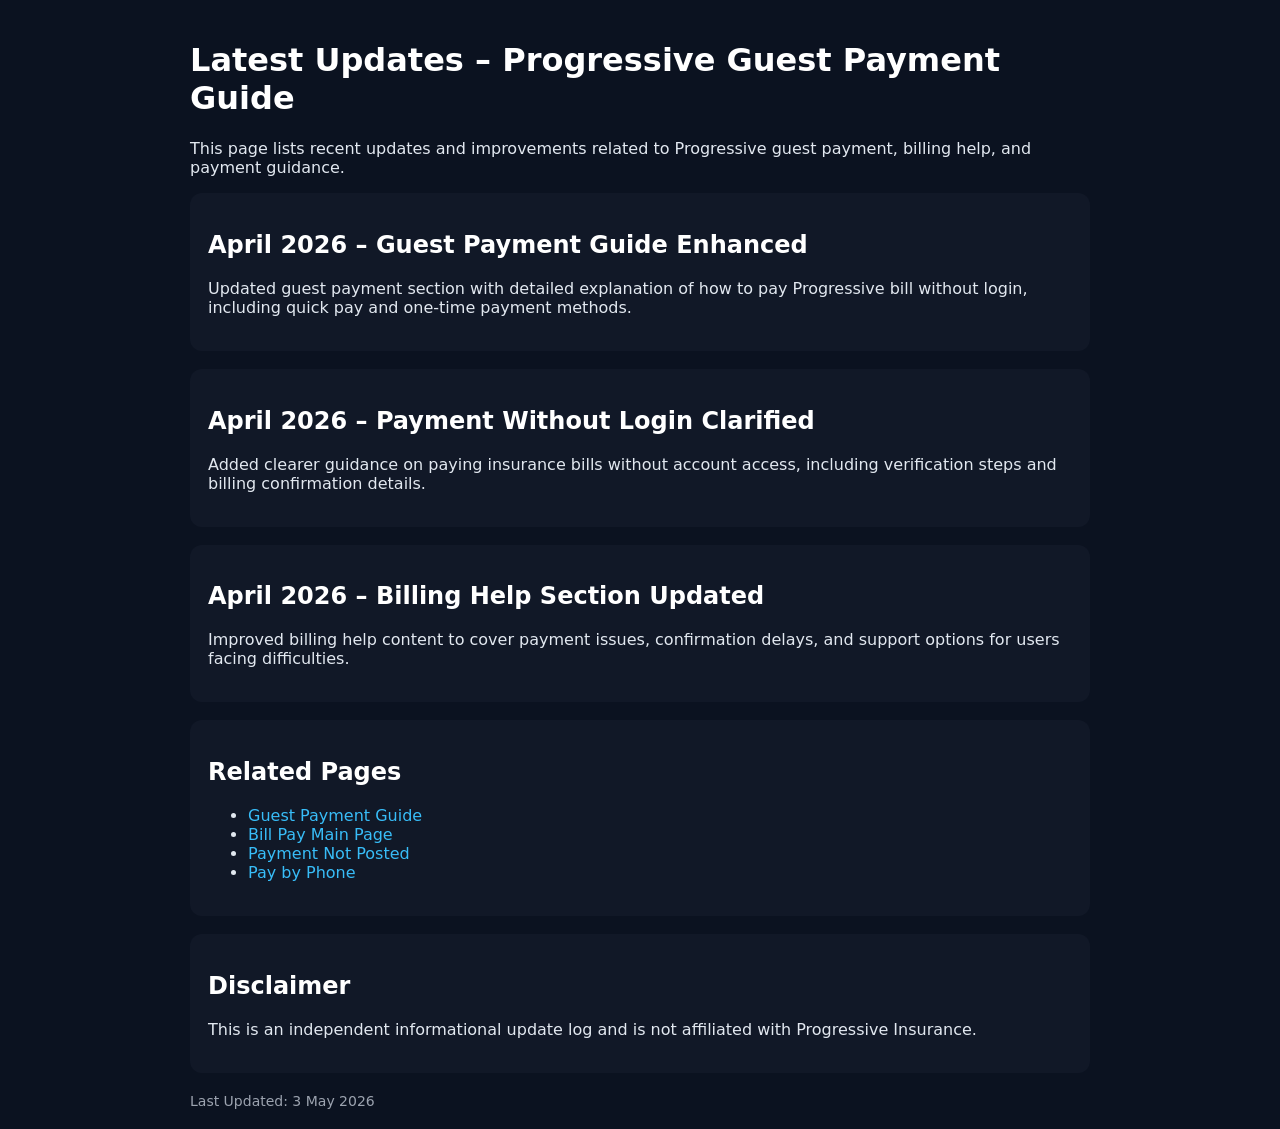
<file: updates.html>
<!DOCTYPE html>
<html lang="en">
<head>
<meta charset="UTF-8">
<meta name="viewport" content="width=device-width, initial-scale=1.0">

<title>Updates – Progressive Guest Payment Guide</title>

<meta name="description" content="Latest updates and changes related to Progressive guest payment, billing help, and payment methods.">

<link rel="canonical" href="https://insurancebillhelp.github.io/progressive-guest-payment-/updates.html">

<meta name="robots" content="index, follow">

<style>
body{background:#0b1220;color:#e2e8f0;font-family:system-ui;margin:0}
.container{max-width:900px;margin:auto;padding:20px}
.box{background:#111827;padding:18px;border-radius:12px;margin-bottom:18px}
h1,h2{color:#fff}
a{color:#38bdf8;text-decoration:none}
</style>

</head>

<body>

<div class="container">

<h1>Latest Updates – Progressive Guest Payment Guide</h1>

<p>
This page lists recent updates and improvements related to Progressive guest payment, billing help, and payment guidance.
</p>

<!-- UPDATE 1 -->
<div class="box">
<h2>April 2026 – Guest Payment Guide Enhanced</h2>
<p>
Updated guest payment section with detailed explanation of how to pay Progressive bill without login, including quick pay and one-time payment methods.
</p>
</div>

<!-- UPDATE 2 -->
<div class="box">
<h2>April 2026 – Payment Without Login Clarified</h2>
<p>
Added clearer guidance on paying insurance bills without account access, including verification steps and billing confirmation details.
</p>
</div>

<!-- UPDATE 3 -->
<div class="box">
<h2>April 2026 – Billing Help Section Updated</h2>
<p>
Improved billing help content to cover payment issues, confirmation delays, and support options for users facing difficulties.
</p>
</div>

<!-- INTERNAL LINKS -->
<div class="box">
<h2>Related Pages</h2>

<ul>
<li><a href="https://insurancebillhelp.github.io/progressive-guest-payment-/">Guest Payment Guide</a></li>
<li><a href="https://insurancebillhelp.github.io/progressivebillpayguide/">Bill Pay Main Page</a></li>
<li><a href="https://insurancebillhelp.github.io/progressive-payment-not-posted-/">Payment Not Posted</a></li>
<li><a href="https://insurancebillhelp.github.io/progressivepaybyphone/">Pay by Phone</a></li>
</ul>

</div>

<!-- DISCLAIMER -->
<div class="box">
<h2>Disclaimer</h2>
<p>
This is an independent informational update log and is not affiliated with Progressive Insurance.
</p>
</div>

<footer style="margin-top:20px;color:#9ca3af;font-size:14px;">
Last Updated: 3 May 2026
</footer>

</div>
</body>
  </html>
</file>
